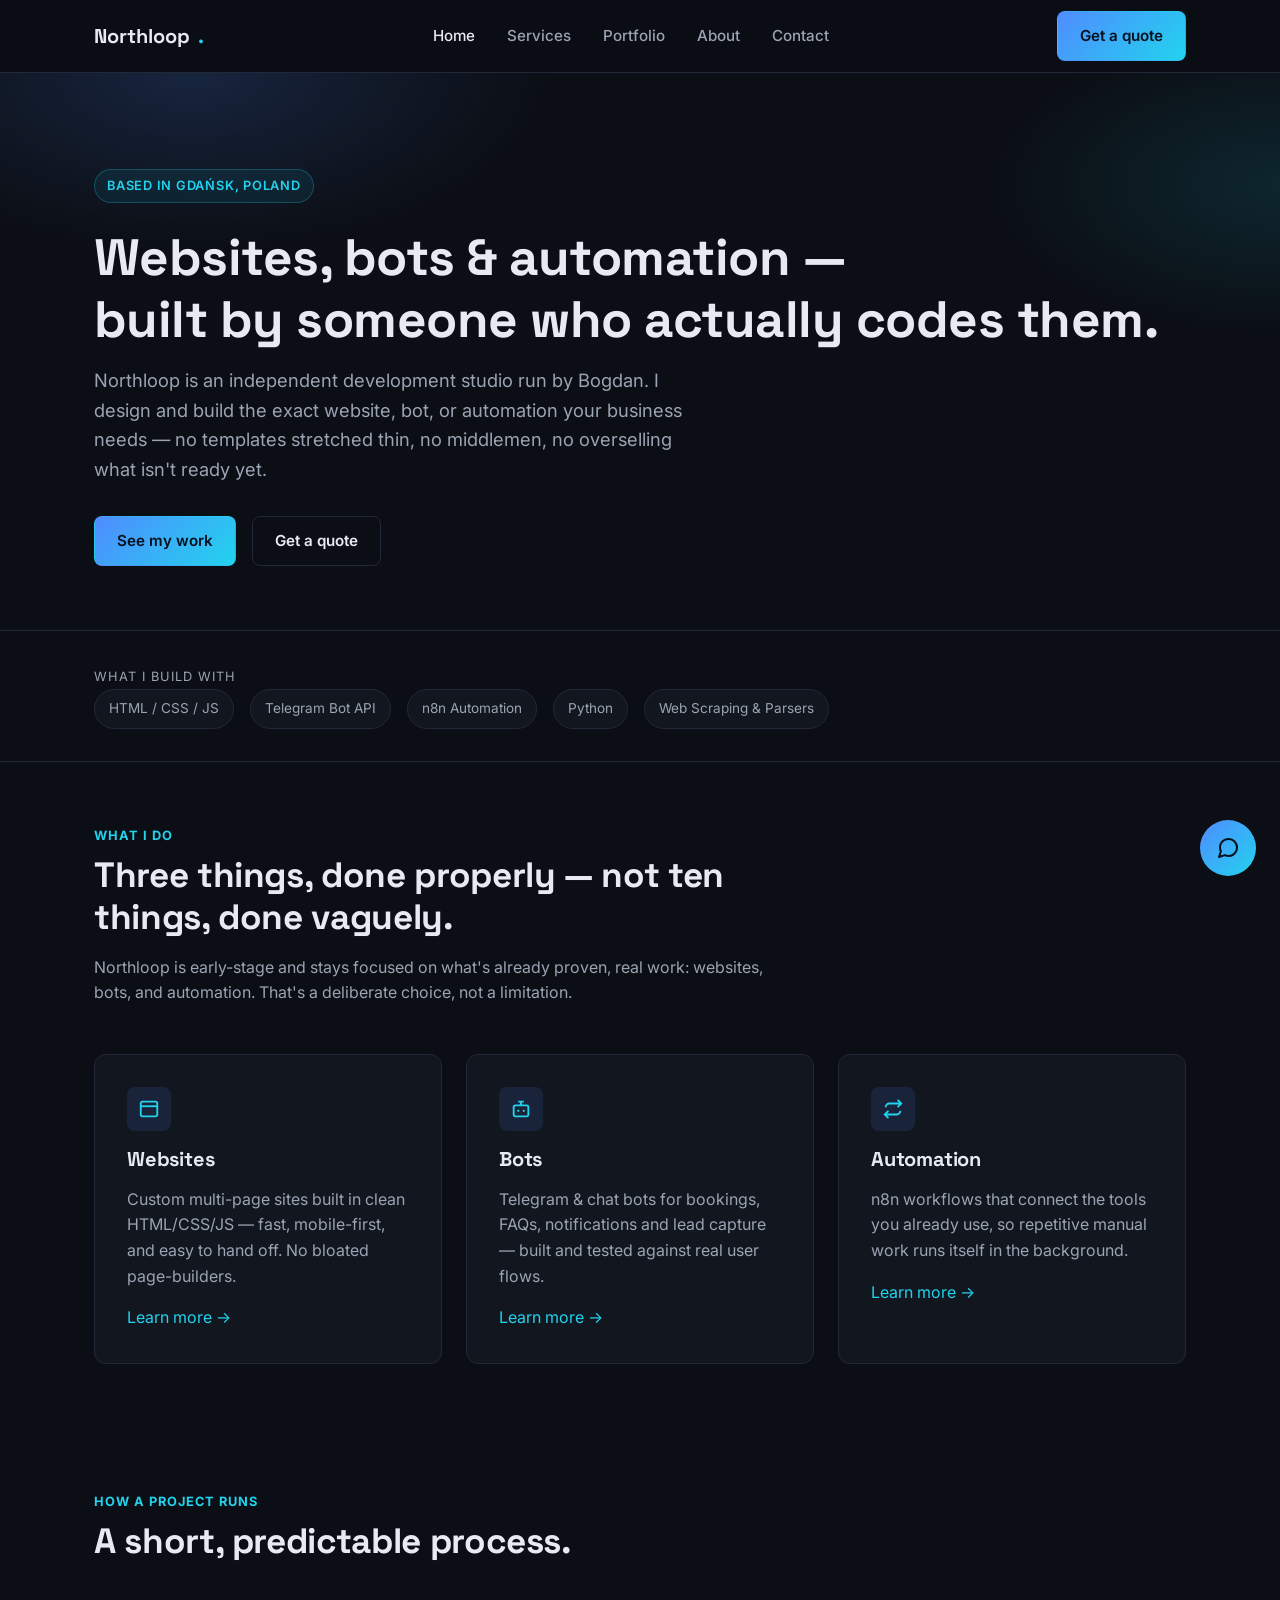
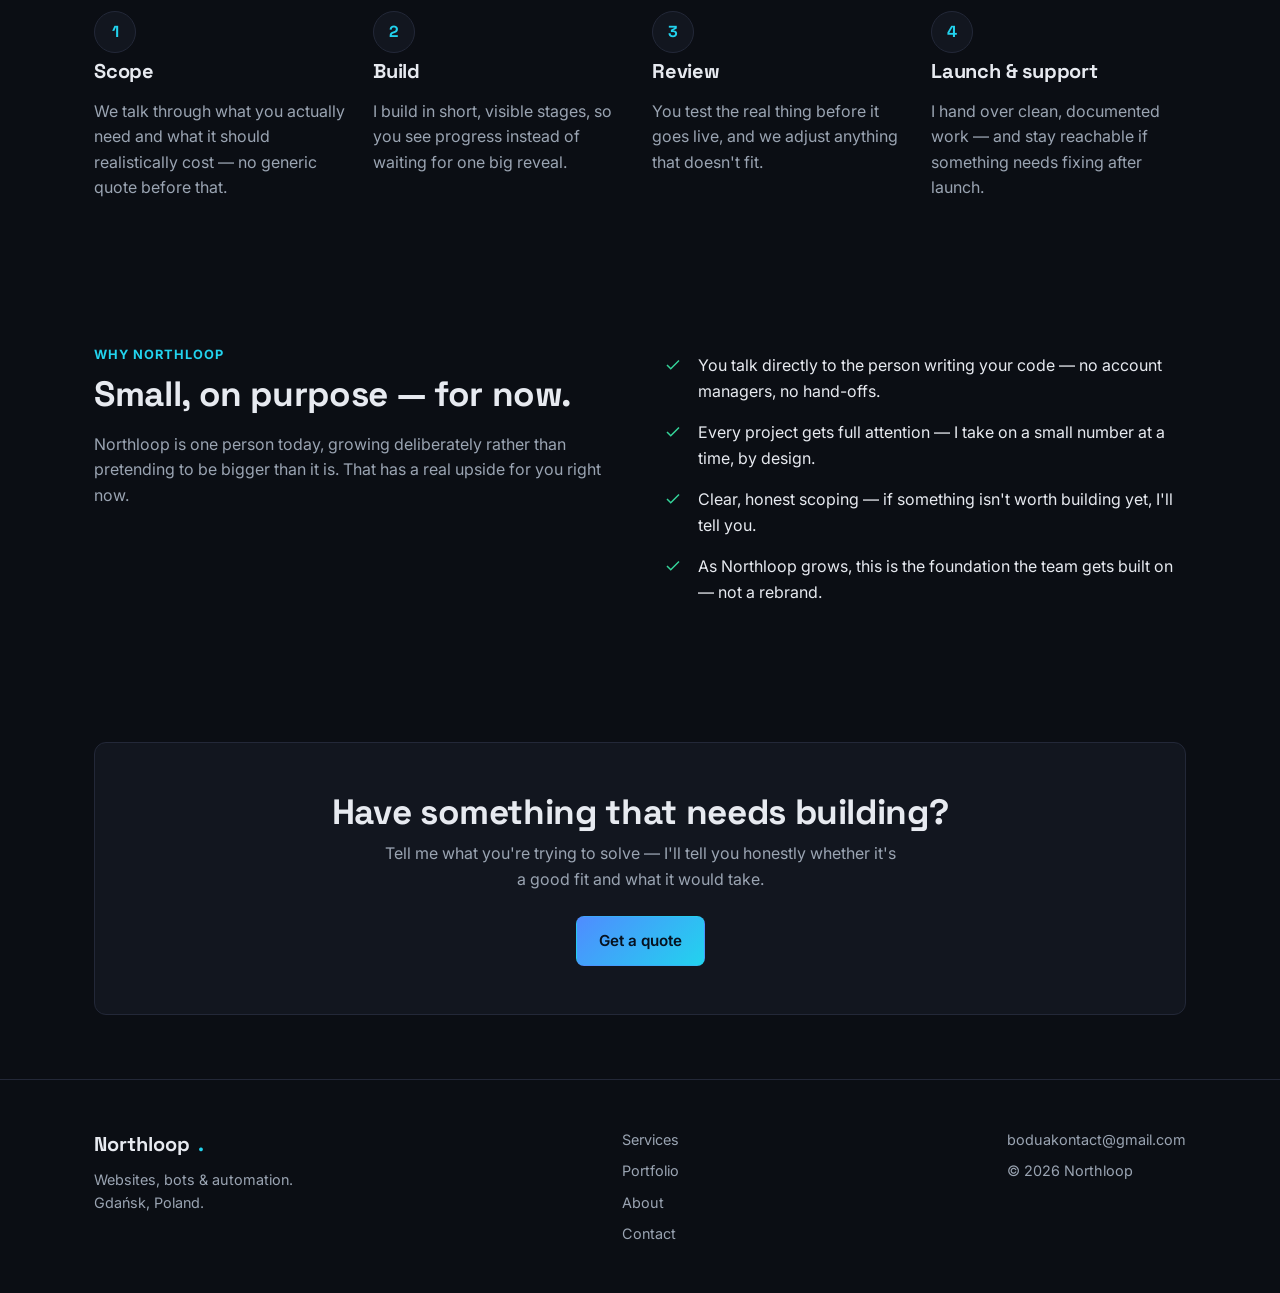
<file: index.html>
<!DOCTYPE html>
<html lang="en">
<head>
  <meta charset="UTF-8">
  <meta name="viewport" content="width=device-width, initial-scale=1.0">
  <title>Northloop — Websites, Bots &amp; Automation</title>
  <meta name="description" content="Northloop builds custom websites, Telegram bots, and workflow automation for small businesses — built and delivered personally by Bogdan, a Gdańsk-based developer.">
  <link rel="icon" type="image/svg+xml" href="img/favicon.svg">
  <link rel="preconnect" href="https://fonts.googleapis.com">
  <link href="https://fonts.googleapis.com/css2?family=Space+Grotesk:wght@500;700&family=Inter:wght@400;500;600;700&display=swap" rel="stylesheet">
  <link rel="stylesheet" href="css/style.css">
</head>
<body>

  <header class="site-header">
    <div class="container nav-row">
      <a href="index.html" class="brand">Northloop<span class="dot">.</span></a>
      <nav class="main-nav" aria-label="Primary">
        <a href="index.html" aria-current="page">Home</a>
        <a href="services.html">Services</a>
        <a href="portfolio.html">Portfolio</a>
        <a href="about.html">About</a>
        <a href="contact.html">Contact</a>
      </nav>
      <a href="contact.html" class="btn btn-primary nav-cta">Get a quote</a>
      <button class="nav-toggle" aria-label="Toggle menu" aria-expanded="false">
        <svg width="20" height="20" viewBox="0 0 24 24" fill="none" stroke="currentColor" stroke-width="2" stroke-linecap="round"><line x1="3" y1="6" x2="21" y2="6"/><line x1="3" y1="12" x2="21" y2="12"/><line x1="3" y1="18" x2="21" y2="18"/></svg>
      </button>
    </div>
    <div class="mobile-menu container">
      <a href="index.html">Home</a>
      <a href="services.html">Services</a>
      <a href="portfolio.html">Portfolio</a>
      <a href="about.html">About</a>
      <a href="contact.html">Contact</a>
    </div>
  </header>

  <main>

    <!-- Hero -->
    <section class="hero">
      <div class="container">
        <span class="eyebrow">Based in Gdańsk, Poland</span>
        <h1>Websites, bots &amp; automation —<br>built by someone who actually codes them.</h1>
        <p class="hero-lede">Northloop is an independent development studio run by Bogdan. I design and build the exact website, bot, or automation your business needs — no templates stretched thin, no middlemen, no overselling what isn't ready yet.</p>
        <div class="hero-actions">
          <a href="portfolio.html" class="btn btn-primary">See my work</a>
          <a href="contact.html" class="btn btn-secondary">Get a quote</a>
        </div>
      </div>
    </section>

    <!-- Stack strip -->
    <section class="stack-strip">
      <div class="container">
        <span class="label">What I build with</span>
        <div class="stack-grid">
          <span class="stack-chip">HTML / CSS / JS</span>
          <span class="stack-chip">Telegram Bot API</span>
          <span class="stack-chip">n8n Automation</span>
          <span class="stack-chip">Python</span>
          <span class="stack-chip">Web Scraping &amp; Parsers</span>
        </div>
      </div>
    </section>

    <!-- Services preview -->
    <section>
      <div class="container">
        <div class="section-head">
          <span class="kicker">What I do</span>
          <h2>Three things, done properly — not ten things, done vaguely.</h2>
          <p>Northloop is early-stage and stays focused on what's already proven, real work: websites, bots, and automation. That's a deliberate choice, not a limitation.</p>
        </div>

        <div class="grid cols-3">
          <div class="card">
            <div class="card-icon">
              <svg width="22" height="22" viewBox="0 0 24 24" fill="none" stroke="currentColor" stroke-width="2"><rect x="3" y="4" width="18" height="16" rx="2"/><line x1="3" y1="9" x2="21" y2="9"/></svg>
            </div>
            <h3>Websites</h3>
            <p>Custom multi-page sites built in clean HTML/CSS/JS — fast, mobile-first, and easy to hand off. No bloated page-builders.</p>
            <a href="services.html#websites">Learn more →</a>
          </div>
          <div class="card">
            <div class="card-icon">
              <svg width="22" height="22" viewBox="0 0 24 24" fill="none" stroke="currentColor" stroke-width="2"><rect x="4" y="8" width="16" height="12" rx="2"/><circle cx="9" cy="14" r="1.2" fill="currentColor" stroke="none"/><circle cx="15" cy="14" r="1.2" fill="currentColor" stroke="none"/><path d="M12 8V4M9 4h6"/></svg>
            </div>
            <h3>Bots</h3>
            <p>Telegram &amp; chat bots for bookings, FAQs, notifications and lead capture — built and tested against real user flows.</p>
            <a href="services.html#bots">Learn more →</a>
          </div>
          <div class="card">
            <div class="card-icon">
              <svg width="22" height="22" viewBox="0 0 24 24" fill="none" stroke="currentColor" stroke-width="2"><path d="M17 2l4 4-4 4M7 22l-4-4 4-4M21 6H8a4 4 0 0 0-4 4M3 18h13a4 4 0 0 0 4-4"/></svg>
            </div>
            <h3>Automation</h3>
            <p>n8n workflows that connect the tools you already use, so repetitive manual work runs itself in the background.</p>
            <a href="services.html#automation">Learn more →</a>
          </div>
        </div>
      </div>
    </section>

    <!-- Process -->
    <section>
      <div class="container">
        <div class="section-head">
          <span class="kicker">How a project runs</span>
          <h2>A short, predictable process.</h2>
        </div>
        <div class="steps">
          <div class="step">
            <h3>Scope</h3>
            <p>We talk through what you actually need and what it should realistically cost — no generic quote before that.</p>
          </div>
          <div class="step">
            <h3>Build</h3>
            <p>I build in short, visible stages, so you see progress instead of waiting for one big reveal.</p>
          </div>
          <div class="step">
            <h3>Review</h3>
            <p>You test the real thing before it goes live, and we adjust anything that doesn't fit.</p>
          </div>
          <div class="step">
            <h3>Launch &amp; support</h3>
            <p>I hand over clean, documented work — and stay reachable if something needs fixing after launch.</p>
          </div>
        </div>
      </div>
    </section>

    <!-- Why work with me -->
    <section>
      <div class="container split">
        <div>
          <span class="kicker">Why Northloop</span>
          <h2>Small, on purpose — for now.</h2>
          <p>Northloop is one person today, growing deliberately rather than pretending to be bigger than it is. That has a real upside for you right now.</p>
        </div>
        <ul class="list-check">
          <li>
            <svg width="18" height="18" viewBox="0 0 24 24" fill="none" stroke="currentColor" stroke-width="2"><path d="M20 6L9 17l-5-5"/></svg>
            <span>You talk directly to the person writing your code — no account managers, no hand-offs.</span>
          </li>
          <li>
            <svg width="18" height="18" viewBox="0 0 24 24" fill="none" stroke="currentColor" stroke-width="2"><path d="M20 6L9 17l-5-5"/></svg>
            <span>Every project gets full attention — I take on a small number at a time, by design.</span>
          </li>
          <li>
            <svg width="18" height="18" viewBox="0 0 24 24" fill="none" stroke="currentColor" stroke-width="2"><path d="M20 6L9 17l-5-5"/></svg>
            <span>Clear, honest scoping — if something isn't worth building yet, I'll tell you.</span>
          </li>
          <li>
            <svg width="18" height="18" viewBox="0 0 24 24" fill="none" stroke="currentColor" stroke-width="2"><path d="M20 6L9 17l-5-5"/></svg>
            <span>As Northloop grows, this is the foundation the team gets built on — not a rebrand.</span>
          </li>
        </ul>
      </div>
    </section>

    <!-- CTA -->
    <section>
      <div class="container">
        <div class="cta-band">
          <h2>Have something that needs building?</h2>
          <p>Tell me what you're trying to solve — I'll tell you honestly whether it's a good fit and what it would take.</p>
          <div class="hero-actions" style="justify-content:center; margin-top: var(--space-4);">
            <a href="contact.html" class="btn btn-primary">Get a quote</a>
          </div>
        </div>
      </div>
    </section>

  </main>

  <footer class="site-footer">
    <div class="container footer-row">
      <div>
        <div class="brand" style="margin-bottom: 8px;">Northloop<span class="dot">.</span></div>
        <p style="margin:0;">Websites, bots &amp; automation.<br>Gdańsk, Poland.</p>
      </div>
      <nav aria-label="Footer">
        <p style="margin:0 0 8px;"><a href="services.html">Services</a></p>
        <p style="margin:0 0 8px;"><a href="portfolio.html">Portfolio</a></p>
        <p style="margin:0 0 8px;"><a href="about.html">About</a></p>
        <p style="margin:0;"><a href="contact.html">Contact</a></p>
      </nav>
      <div>
        <p style="margin:0;">
          <a href="mailto:boduakontact@gmail.com">boduakontact@gmail.com</a>
        </p>
        <p style="margin:8px 0 0;">© <span data-year></span> Northloop</p>
      </div>
    </div>
  </footer>

  <!-- Chat widget (demo — interface only, not wired to a live bot yet) -->
  <div class="chat-widget" id="chatWidget">
    <button class="chat-toggle" id="chatToggle" type="button" aria-expanded="false" aria-controls="chatPanel" aria-label="Open chat">
      <svg class="icon-chat" width="24" height="24" viewBox="0 0 24 24" fill="none" stroke="currentColor" stroke-width="2" stroke-linecap="round" stroke-linejoin="round"><path d="M21 11.5a8.38 8.38 0 0 1-.9 3.8 8.5 8.5 0 0 1-7.6 4.7 8.38 8.38 0 0 1-3.8-.9L3 21l1.9-5.7a8.38 8.38 0 0 1-.9-3.8 8.5 8.5 0 0 1 4.7-7.6 8.38 8.38 0 0 1 3.8-.9h.5a8.48 8.48 0 0 1 8 8v.5z"/></svg>
      <svg class="icon-close" width="22" height="22" viewBox="0 0 24 24" fill="none" stroke="currentColor" stroke-width="2" stroke-linecap="round" stroke-linejoin="round"><line x1="18" y1="6" x2="6" y2="18"/><line x1="6" y1="6" x2="18" y2="18"/></svg>
    </button>

    <div class="chat-panel" id="chatPanel" role="dialog" aria-label="Northloop chat" aria-hidden="true">
      <div class="chat-header">
        <div class="chat-header-info">
          <span class="chat-avatar">N</span>
          <div>
            <p class="chat-title">Northloop Bot</p>
            <span class="tag tag-demo">Demo</span>
          </div>
        </div>
        <button class="chat-close" id="chatClose" type="button" aria-label="Close chat">
          <svg width="18" height="18" viewBox="0 0 24 24" fill="none" stroke="currentColor" stroke-width="2" stroke-linecap="round" stroke-linejoin="round"><line x1="18" y1="6" x2="6" y2="18"/><line x1="6" y1="6" x2="18" y2="18"/></svg>
        </button>
      </div>

      <div class="chat-messages" id="chatMessages" aria-live="polite">
        <div class="chat-msg chat-msg-bot">Hi 👋 This is a preview of a chatbot Northloop could build for your site.</div>
        <div class="chat-msg chat-msg-bot">Try typing something — replies here are pre-written for now, but a real version would connect to your bookings, FAQs, or CRM.</div>
      </div>

      <form class="chat-input-row" id="chatForm">
        <input type="text" id="chatInput" placeholder="Type a message…" autocomplete="off" aria-label="Message">
        <button type="submit" class="chat-send" aria-label="Send message">
          <svg width="18" height="18" viewBox="0 0 24 24" fill="none" stroke="currentColor" stroke-width="2" stroke-linecap="round" stroke-linejoin="round"><line x1="22" y1="2" x2="11" y2="13"/><polygon points="22 2 15 22 11 13 2 9 22 2"/></svg>
        </button>
      </form>
      <p class="chat-note">Demo interface — not connected to a live bot yet.</p>
    </div>
  </div>

  <script src="js/main.js"></script>
</body>
</html>
</file>
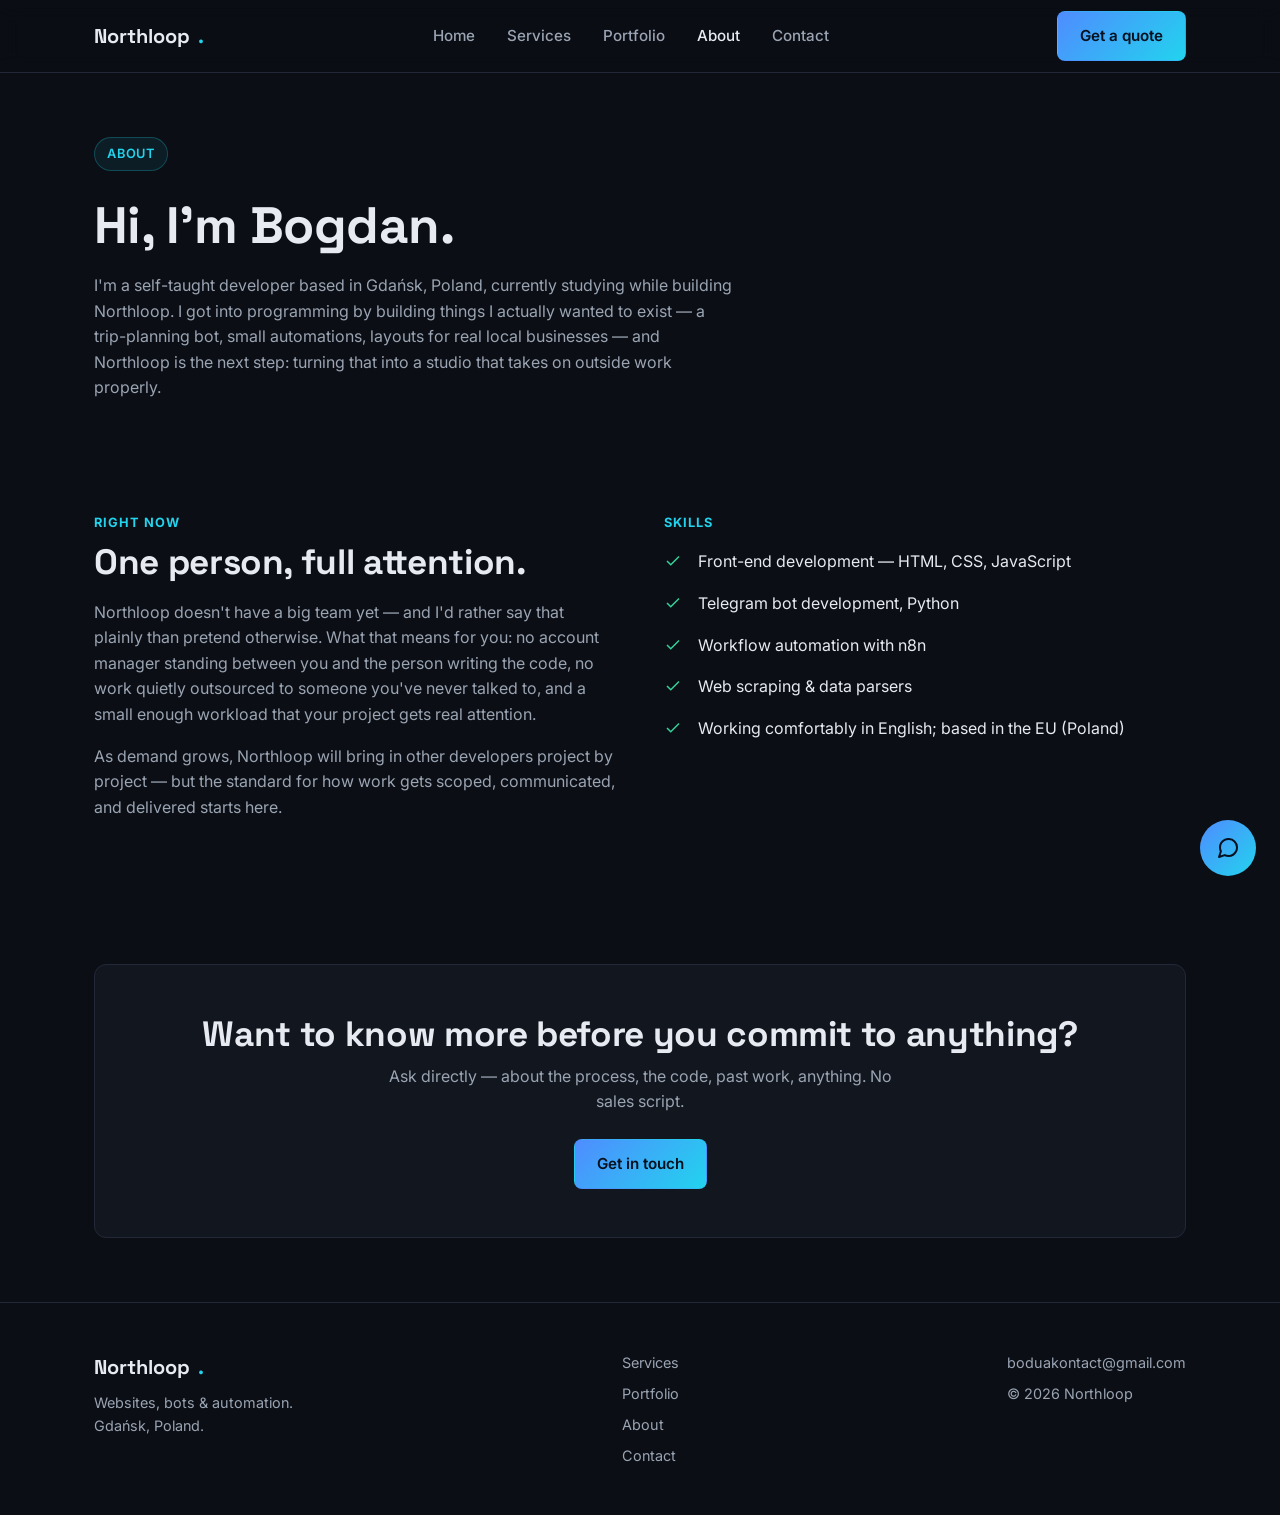
<file: about.html>
<!DOCTYPE html>
<html lang="en">
<head>
  <meta charset="UTF-8">
  <meta name="viewport" content="width=device-width, initial-scale=1.0">
  <title>About — Northloop</title>
  <meta name="description" content="Northloop is run by Bogdan, a self-taught developer based in Gdańsk, Poland, building websites, bots, and automation for real businesses.">
  <link rel="icon" type="image/svg+xml" href="img/favicon.svg">
  <link rel="preconnect" href="https://fonts.googleapis.com">
  <link href="https://fonts.googleapis.com/css2?family=Space+Grotesk:wght@500;700&family=Inter:wght@400;500;600;700&display=swap" rel="stylesheet">
  <link rel="stylesheet" href="css/style.css">
</head>
<body>

  <header class="site-header">
    <div class="container nav-row">
      <a href="index.html" class="brand">Northloop<span class="dot">.</span></a>
      <nav class="main-nav" aria-label="Primary">
        <a href="index.html">Home</a>
        <a href="services.html">Services</a>
        <a href="portfolio.html">Portfolio</a>
        <a href="about.html" aria-current="page">About</a>
        <a href="contact.html">Contact</a>
      </nav>
      <a href="contact.html" class="btn btn-primary nav-cta">Get a quote</a>
      <button class="nav-toggle" aria-label="Toggle menu" aria-expanded="false">
        <svg width="20" height="20" viewBox="0 0 24 24" fill="none" stroke="currentColor" stroke-width="2" stroke-linecap="round"><line x1="3" y1="6" x2="21" y2="6"/><line x1="3" y1="12" x2="21" y2="12"/><line x1="3" y1="18" x2="21" y2="18"/></svg>
      </button>
    </div>
    <div class="mobile-menu container">
      <a href="index.html">Home</a>
      <a href="services.html">Services</a>
      <a href="portfolio.html">Portfolio</a>
      <a href="about.html">About</a>
      <a href="contact.html">Contact</a>
    </div>
  </header>

  <main>

    <section class="page-hero">
      <div class="container">
        <span class="eyebrow">About</span>
        <h1>Hi, I'm Bogdan.</h1>
        <p>I'm a self-taught developer based in Gdańsk, Poland, currently studying while building Northloop. I got into programming by building things I actually wanted to exist — a trip-planning bot, small automations, layouts for real local businesses — and Northloop is the next step: turning that into a studio that takes on outside work properly.</p>
      </div>
    </section>

    <section>
      <div class="container split">
        <div>
          <span class="kicker">Right now</span>
          <h2>One person, full attention.</h2>
          <p>Northloop doesn't have a big team yet — and I'd rather say that plainly than pretend otherwise. What that means for you: no account manager standing between you and the person writing the code, no work quietly outsourced to someone you've never talked to, and a small enough workload that your project gets real attention.</p>
          <p>As demand grows, Northloop will bring in other developers project by project — but the standard for how work gets scoped, communicated, and delivered starts here.</p>
        </div>
        <div>
          <span class="kicker">Skills</span>
          <ul class="list-check">
            <li><svg width="18" height="18" viewBox="0 0 24 24" fill="none" stroke="currentColor" stroke-width="2"><path d="M20 6L9 17l-5-5"/></svg><span>Front-end development — HTML, CSS, JavaScript</span></li>
            <li><svg width="18" height="18" viewBox="0 0 24 24" fill="none" stroke="currentColor" stroke-width="2"><path d="M20 6L9 17l-5-5"/></svg><span>Telegram bot development, Python</span></li>
            <li><svg width="18" height="18" viewBox="0 0 24 24" fill="none" stroke="currentColor" stroke-width="2"><path d="M20 6L9 17l-5-5"/></svg><span>Workflow automation with n8n</span></li>
            <li><svg width="18" height="18" viewBox="0 0 24 24" fill="none" stroke="currentColor" stroke-width="2"><path d="M20 6L9 17l-5-5"/></svg><span>Web scraping &amp; data parsers</span></li>
            <li><svg width="18" height="18" viewBox="0 0 24 24" fill="none" stroke="currentColor" stroke-width="2"><path d="M20 6L9 17l-5-5"/></svg><span>Working comfortably in English; based in the EU (Poland)</span></li>
          </ul>
        </div>
      </div>
    </section>

    <section>
      <div class="container">
        <div class="cta-band">
          <h2>Want to know more before you commit to anything?</h2>
          <p>Ask directly — about the process, the code, past work, anything. No sales script.</p>
          <div class="hero-actions" style="justify-content:center; margin-top: var(--space-4);">
            <a href="contact.html" class="btn btn-primary">Get in touch</a>
          </div>
        </div>
      </div>
    </section>

  </main>

  <footer class="site-footer">
    <div class="container footer-row">
      <div>
        <div class="brand" style="margin-bottom: 8px;">Northloop<span class="dot">.</span></div>
        <p style="margin:0;">Websites, bots &amp; automation.<br>Gdańsk, Poland.</p>
      </div>
      <nav aria-label="Footer">
        <p style="margin:0 0 8px;"><a href="services.html">Services</a></p>
        <p style="margin:0 0 8px;"><a href="portfolio.html">Portfolio</a></p>
        <p style="margin:0 0 8px;"><a href="about.html">About</a></p>
        <p style="margin:0;"><a href="contact.html">Contact</a></p>
      </nav>
      <div>
        <p style="margin:0;"><a href="mailto:boduakontact@gmail.com">boduakontact@gmail.com</a></p>
        <p style="margin:8px 0 0;">© <span data-year></span> Northloop</p>
      </div>
    </div>
  </footer>

  <!-- Chat widget (demo — interface only, not wired to a live bot yet) -->
  <div class="chat-widget" id="chatWidget">
    <button class="chat-toggle" id="chatToggle" type="button" aria-expanded="false" aria-controls="chatPanel" aria-label="Open chat">
      <svg class="icon-chat" width="24" height="24" viewBox="0 0 24 24" fill="none" stroke="currentColor" stroke-width="2" stroke-linecap="round" stroke-linejoin="round"><path d="M21 11.5a8.38 8.38 0 0 1-.9 3.8 8.5 8.5 0 0 1-7.6 4.7 8.38 8.38 0 0 1-3.8-.9L3 21l1.9-5.7a8.38 8.38 0 0 1-.9-3.8 8.5 8.5 0 0 1 4.7-7.6 8.38 8.38 0 0 1 3.8-.9h.5a8.48 8.48 0 0 1 8 8v.5z"/></svg>
      <svg class="icon-close" width="22" height="22" viewBox="0 0 24 24" fill="none" stroke="currentColor" stroke-width="2" stroke-linecap="round" stroke-linejoin="round"><line x1="18" y1="6" x2="6" y2="18"/><line x1="6" y1="6" x2="18" y2="18"/></svg>
    </button>

    <div class="chat-panel" id="chatPanel" role="dialog" aria-label="Northloop chat" aria-hidden="true">
      <div class="chat-header">
        <div class="chat-header-info">
          <span class="chat-avatar">N</span>
          <div>
            <p class="chat-title">Northloop Bot</p>
            <span class="tag tag-demo">Demo</span>
          </div>
        </div>
        <button class="chat-close" id="chatClose" type="button" aria-label="Close chat">
          <svg width="18" height="18" viewBox="0 0 24 24" fill="none" stroke="currentColor" stroke-width="2" stroke-linecap="round" stroke-linejoin="round"><line x1="18" y1="6" x2="6" y2="18"/><line x1="6" y1="6" x2="18" y2="18"/></svg>
        </button>
      </div>

      <div class="chat-messages" id="chatMessages" aria-live="polite">
        <div class="chat-msg chat-msg-bot">Hi 👋 This is a preview of a chatbot Northloop could build for your site.</div>
        <div class="chat-msg chat-msg-bot">Try typing something — replies here are pre-written for now, but a real version would connect to your bookings, FAQs, or CRM.</div>
      </div>

      <form class="chat-input-row" id="chatForm">
        <input type="text" id="chatInput" placeholder="Type a message…" autocomplete="off" aria-label="Message">
        <button type="submit" class="chat-send" aria-label="Send message">
          <svg width="18" height="18" viewBox="0 0 24 24" fill="none" stroke="currentColor" stroke-width="2" stroke-linecap="round" stroke-linejoin="round"><line x1="22" y1="2" x2="11" y2="13"/><polygon points="22 2 15 22 11 13 2 9 22 2"/></svg>
        </button>
      </form>
      <p class="chat-note">Demo interface — not connected to a live bot yet.</p>
    </div>
  </div>

  <script src="js/main.js"></script>
</body>
</html>
</file>
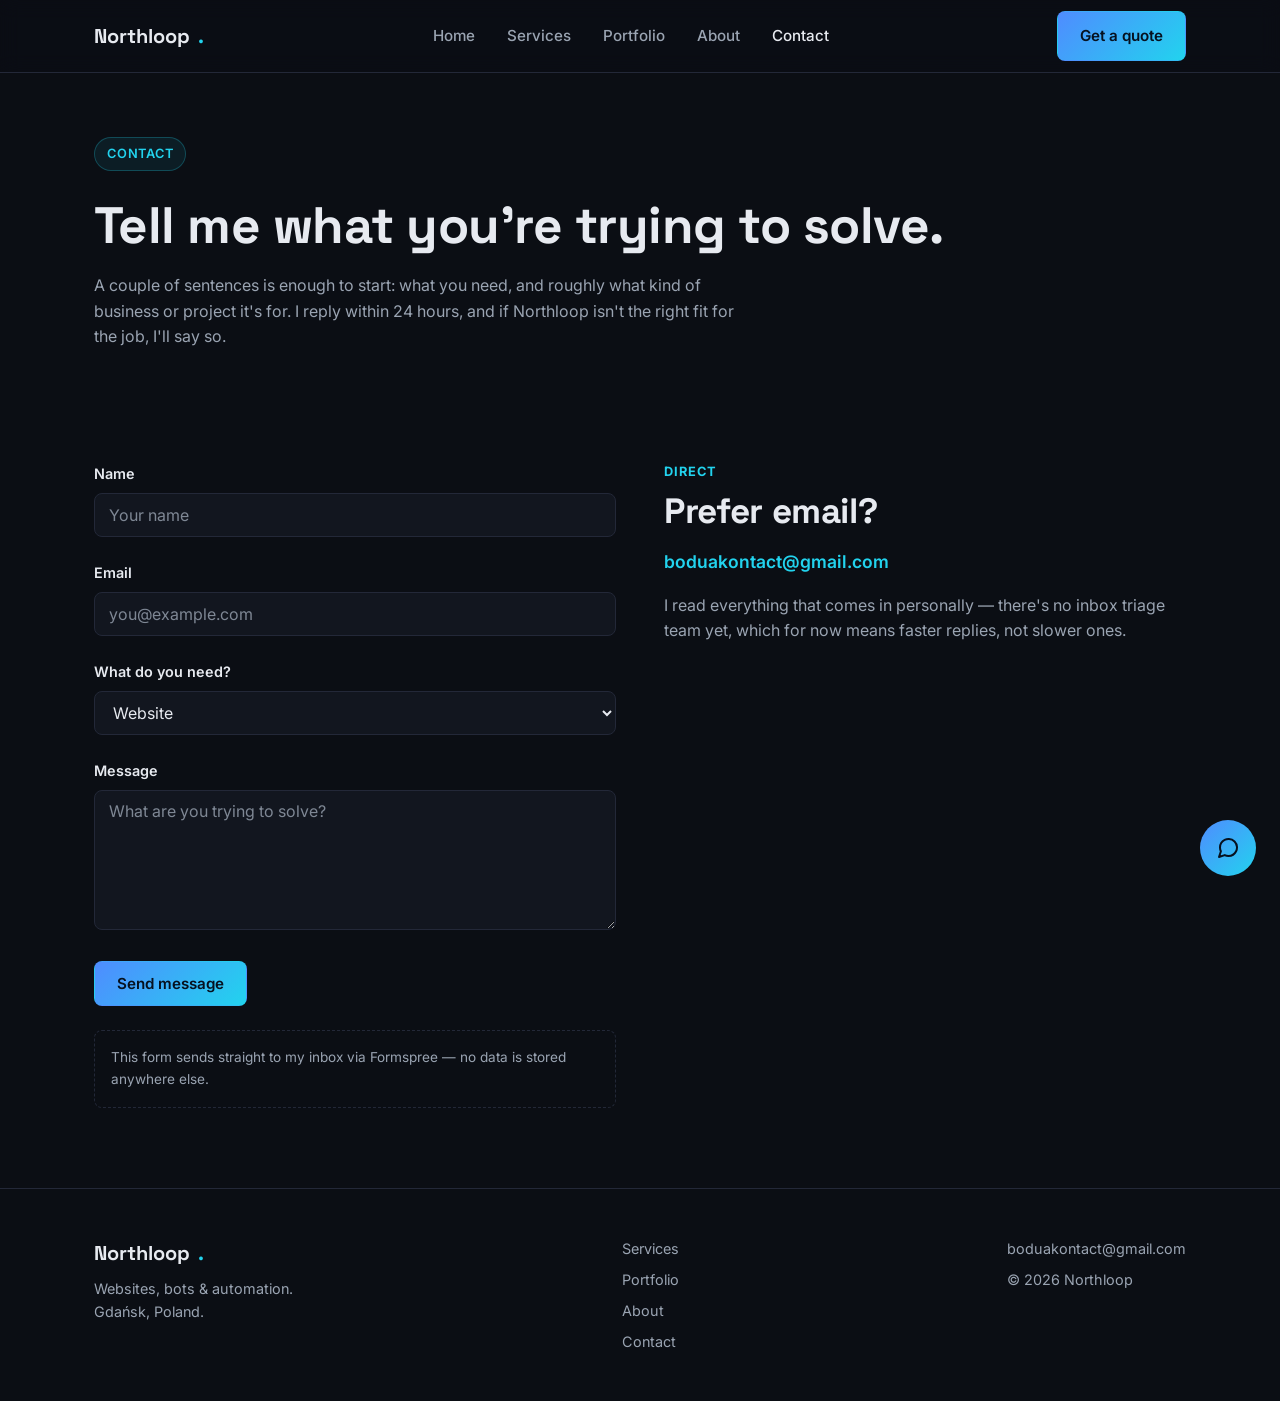
<file: contact.html>
<!DOCTYPE html>
<html lang="en">
<head>
  <meta charset="UTF-8">
  <meta name="viewport" content="width=device-width, initial-scale=1.0">
  <title>Contact — Northloop</title>
  <meta name="description" content="Get in touch with Northloop about a website, bot, or automation project.">
  <link rel="icon" type="image/svg+xml" href="img/favicon.svg">
  <link rel="preconnect" href="https://fonts.googleapis.com">
  <link href="https://fonts.googleapis.com/css2?family=Space+Grotesk:wght@500;700&family=Inter:wght@400;500;600;700&display=swap" rel="stylesheet">
  <link rel="stylesheet" href="css/style.css">
</head>
<body>

  <header class="site-header">
    <div class="container nav-row">
      <a href="index.html" class="brand">Northloop<span class="dot">.</span></a>
      <nav class="main-nav" aria-label="Primary">
        <a href="index.html">Home</a>
        <a href="services.html">Services</a>
        <a href="portfolio.html">Portfolio</a>
        <a href="about.html">About</a>
        <a href="contact.html" aria-current="page">Contact</a>
      </nav>
      <a href="contact.html" class="btn btn-primary nav-cta">Get a quote</a>
      <button class="nav-toggle" aria-label="Toggle menu" aria-expanded="false">
        <svg width="20" height="20" viewBox="0 0 24 24" fill="none" stroke="currentColor" stroke-width="2" stroke-linecap="round"><line x1="3" y1="6" x2="21" y2="6"/><line x1="3" y1="12" x2="21" y2="12"/><line x1="3" y1="18" x2="21" y2="18"/></svg>
      </button>
    </div>
    <div class="mobile-menu container">
      <a href="index.html">Home</a>
      <a href="services.html">Services</a>
      <a href="portfolio.html">Portfolio</a>
      <a href="about.html">About</a>
      <a href="contact.html">Contact</a>
    </div>
  </header>

  <main>

    <section class="page-hero">
      <div class="container">
        <span class="eyebrow">Contact</span>
        <h1>Tell me what you're trying to solve.</h1>
        <p>A couple of sentences is enough to start: what you need, and roughly what kind of business or project it's for. I reply within 24 hours, and if Northloop isn't the right fit for the job, I'll say so.</p>
      </div>
    </section>

    <section>
      <div class="container split">
        <div>
          <form id="contact-form" action="https://formspree.io/f/xgawlprk" method="POST">
            <input type="hidden" name="_subject" value="New message from Northloop site">
            <input type="text" name="_gotcha" style="display:none" tabindex="-1" autocomplete="off">
            <div class="field">
              <label for="name">Name</label>
              <input type="text" id="name" name="name" placeholder="Your name" required>
            </div>
            <div class="field">
              <label for="email">Email</label>
              <input type="email" id="email" name="_replyto" placeholder="you@example.com" required>
            </div>
            <div class="field">
              <label for="project-type">What do you need?</label>
              <select id="project-type" name="project-type">
                <option>Website</option>
                <option>Bot</option>
                <option>Automation (n8n)</option>
                <option>Not sure yet</option>
              </select>
            </div>
            <div class="field">
              <label for="message">Message</label>
              <textarea id="message" name="message" placeholder="What are you trying to solve?" required></textarea>
            </div>
            <button type="submit" class="btn btn-primary">Send message</button>
            <p class="form-note">
              This form sends straight to my inbox via Formspree — no data is stored anywhere else.
            </p>
          </form>
        </div>
        <div>
          <span class="kicker">Direct</span>
          <h2>Prefer email?</h2>
          <p>
            <a href="mailto:boduakontact@gmail.com" style="font-size:1.1rem; font-weight:600;">boduakontact@gmail.com</a>
          </p>
          <p>I read everything that comes in personally — there's no inbox triage team yet, which for now means faster replies, not slower ones.</p>
        </div>
      </div>
    </section>

  </main>

  <footer class="site-footer">
    <div class="container footer-row">
      <div>
        <div class="brand" style="margin-bottom: 8px;">Northloop<span class="dot">.</span></div>
        <p style="margin:0;">Websites, bots &amp; automation.<br>Gdańsk, Poland.</p>
      </div>
      <nav aria-label="Footer">
        <p style="margin:0 0 8px;"><a href="services.html">Services</a></p>
        <p style="margin:0 0 8px;"><a href="portfolio.html">Portfolio</a></p>
        <p style="margin:0 0 8px;"><a href="about.html">About</a></p>
        <p style="margin:0;"><a href="contact.html">Contact</a></p>
      </nav>
      <div>
        <p style="margin:0;"><a href="mailto:boduakontact@gmail.com">boduakontact@gmail.com</a></p>
        <p style="margin:8px 0 0;">© <span data-year></span> Northloop</p>
      </div>
    </div>
  </footer>

  <!-- Chat widget (demo — interface only, not wired to a live bot yet) -->
  <div class="chat-widget" id="chatWidget">
    <button class="chat-toggle" id="chatToggle" type="button" aria-expanded="false" aria-controls="chatPanel" aria-label="Open chat">
      <svg class="icon-chat" width="24" height="24" viewBox="0 0 24 24" fill="none" stroke="currentColor" stroke-width="2" stroke-linecap="round" stroke-linejoin="round"><path d="M21 11.5a8.38 8.38 0 0 1-.9 3.8 8.5 8.5 0 0 1-7.6 4.7 8.38 8.38 0 0 1-3.8-.9L3 21l1.9-5.7a8.38 8.38 0 0 1-.9-3.8 8.5 8.5 0 0 1 4.7-7.6 8.38 8.38 0 0 1 3.8-.9h.5a8.48 8.48 0 0 1 8 8v.5z"/></svg>
      <svg class="icon-close" width="22" height="22" viewBox="0 0 24 24" fill="none" stroke="currentColor" stroke-width="2" stroke-linecap="round" stroke-linejoin="round"><line x1="18" y1="6" x2="6" y2="18"/><line x1="6" y1="6" x2="18" y2="18"/></svg>
    </button>

    <div class="chat-panel" id="chatPanel" role="dialog" aria-label="Northloop chat" aria-hidden="true">
      <div class="chat-header">
        <div class="chat-header-info">
          <span class="chat-avatar">N</span>
          <div>
            <p class="chat-title">Northloop Bot</p>
            <span class="tag tag-demo">Demo</span>
          </div>
        </div>
        <button class="chat-close" id="chatClose" type="button" aria-label="Close chat">
          <svg width="18" height="18" viewBox="0 0 24 24" fill="none" stroke="currentColor" stroke-width="2" stroke-linecap="round" stroke-linejoin="round"><line x1="18" y1="6" x2="6" y2="18"/><line x1="6" y1="6" x2="18" y2="18"/></svg>
        </button>
      </div>

      <div class="chat-messages" id="chatMessages" aria-live="polite">
        <div class="chat-msg chat-msg-bot">Hi 👋 This is a preview of a chatbot Northloop could build for your site.</div>
        <div class="chat-msg chat-msg-bot">Try typing something — replies here are pre-written for now, but a real version would connect to your bookings, FAQs, or CRM.</div>
      </div>

      <form class="chat-input-row" id="chatForm">
        <input type="text" id="chatInput" placeholder="Type a message…" autocomplete="off" aria-label="Message">
        <button type="submit" class="chat-send" aria-label="Send message">
          <svg width="18" height="18" viewBox="0 0 24 24" fill="none" stroke="currentColor" stroke-width="2" stroke-linecap="round" stroke-linejoin="round"><line x1="22" y1="2" x2="11" y2="13"/><polygon points="22 2 15 22 11 13 2 9 22 2"/></svg>
        </button>
      </form>
      <p class="chat-note">Demo interface — not connected to a live bot yet.</p>
    </div>
  </div>

  <script src="js/main.js"></script>
</body>
</html>
</file>
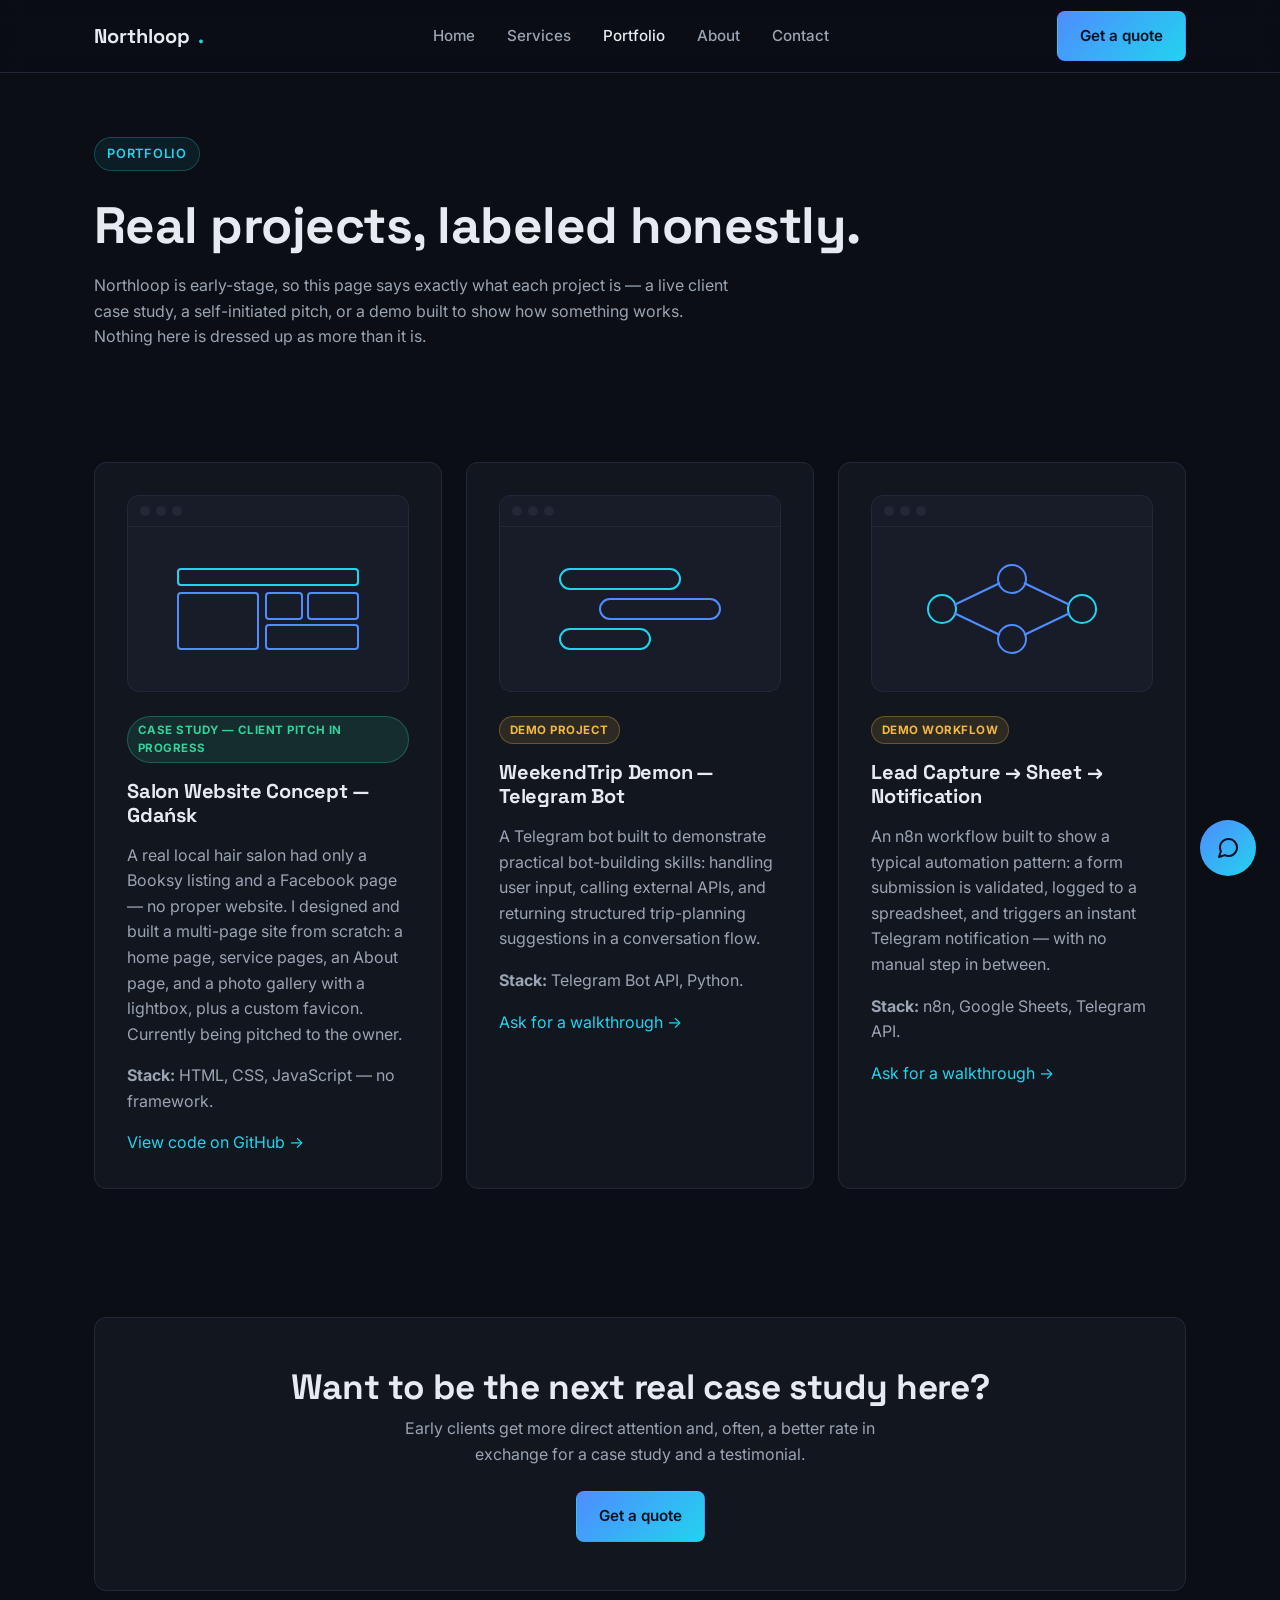
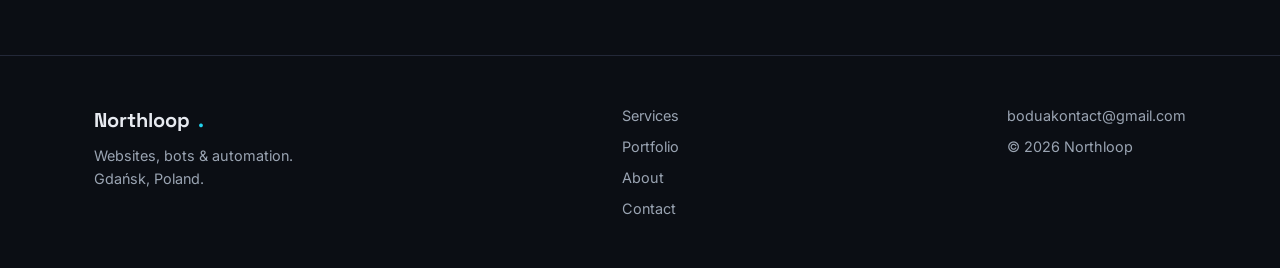
<file: portfolio.html>
<!DOCTYPE html>
<html lang="en">
<head>
  <meta charset="UTF-8">
  <meta name="viewport" content="width=device-width, initial-scale=1.0">
  <title>Portfolio — Northloop</title>
  <meta name="description" content="Real projects and demos: a small-business website concept, a Telegram bot, and an n8n automation workflow.">
  <link rel="icon" type="image/svg+xml" href="img/favicon.svg">
  <link rel="preconnect" href="https://fonts.googleapis.com">
  <link href="https://fonts.googleapis.com/css2?family=Space+Grotesk:wght@500;700&family=Inter:wght@400;500;600;700&display=swap" rel="stylesheet">
  <link rel="stylesheet" href="css/style.css">
</head>
<body>

  <header class="site-header">
    <div class="container nav-row">
      <a href="index.html" class="brand">Northloop<span class="dot">.</span></a>
      <nav class="main-nav" aria-label="Primary">
        <a href="index.html">Home</a>
        <a href="services.html">Services</a>
        <a href="portfolio.html" aria-current="page">Portfolio</a>
        <a href="about.html">About</a>
        <a href="contact.html">Contact</a>
      </nav>
      <a href="contact.html" class="btn btn-primary nav-cta">Get a quote</a>
      <button class="nav-toggle" aria-label="Toggle menu" aria-expanded="false">
        <svg width="20" height="20" viewBox="0 0 24 24" fill="none" stroke="currentColor" stroke-width="2" stroke-linecap="round"><line x1="3" y1="6" x2="21" y2="6"/><line x1="3" y1="12" x2="21" y2="12"/><line x1="3" y1="18" x2="21" y2="18"/></svg>
      </button>
    </div>
    <div class="mobile-menu container">
      <a href="index.html">Home</a>
      <a href="services.html">Services</a>
      <a href="portfolio.html">Portfolio</a>
      <a href="about.html">About</a>
      <a href="contact.html">Contact</a>
    </div>
  </header>

  <main>

    <section class="page-hero">
      <div class="container">
        <span class="eyebrow">Portfolio</span>
        <h1>Real projects, labeled honestly.</h1>
        <p>Northloop is early-stage, so this page says exactly what each project is — a live client case study, a self-initiated pitch, or a demo built to show how something works. Nothing here is dressed up as more than it is.</p>
      </div>
    </section>

    <section>
      <div class="container grid cols-3">

        <!-- Project 1: Salon website -->
        <div class="card">
          <div class="mock-frame">
            <div class="mock-bar"><span></span><span></span><span></span></div>
            <div class="mock-body">
              <svg viewBox="0 0 200 100" fill="none" stroke="#4f8cff" stroke-width="2">
                <rect x="10" y="10" width="180" height="16" rx="3" stroke="#22d3ee"/>
                <rect x="10" y="34" width="80" height="56" rx="3"/>
                <rect x="98" y="34" width="36" height="26" rx="3"/>
                <rect x="140" y="34" width="50" height="26" rx="3"/>
                <rect x="98" y="66" width="92" height="24" rx="3"/>
              </svg>
            </div>
          </div>
          <span class="tag">Case study — client pitch in progress</span>
          <h3 style="margin-top: var(--space-3);">Salon Website Concept — Gdańsk</h3>
          <p>A real local hair salon had only a Booksy listing and a Facebook page — no proper website. I designed and built a multi-page site from scratch: a home page, service pages, an About page, and a photo gallery with a lightbox, plus a custom favicon. Currently being pitched to the owner.</p>
          <p><strong>Stack:</strong> HTML, CSS, JavaScript — no framework.</p>
          <a href="https://github.com/BogdanFomin-2612/HairSalonGdanskPage" target="_blank" rel="noopener">View code on GitHub →</a>
        </div>

        <!-- Project 2: Bot -->
        <div class="card">
          <div class="mock-frame">
            <div class="mock-bar"><span></span><span></span><span></span></div>
            <div class="mock-body">
              <svg viewBox="0 0 200 100" fill="none" stroke="#4f8cff" stroke-width="2">
                <rect x="20" y="10" width="120" height="20" rx="10" stroke="#22d3ee"/>
                <rect x="60" y="40" width="120" height="20" rx="10"/>
                <rect x="20" y="70" width="90" height="20" rx="10" stroke="#22d3ee"/>
              </svg>
            </div>
          </div>
          <span class="tag tag-demo">Demo project</span>
          <h3 style="margin-top: var(--space-3);">WeekendTrip Demon — Telegram Bot</h3>
          <p>A Telegram bot built to demonstrate practical bot-building skills: handling user input, calling external APIs, and returning structured trip-planning suggestions in a conversation flow.</p>
          <p><strong>Stack:</strong> Telegram Bot API, Python.</p>
          <a href="contact.html">Ask for a walkthrough →</a>
        </div>

        <!-- Project 3: Automation -->
        <div class="card">
          <div class="mock-frame">
            <div class="mock-bar"><span></span><span></span><span></span></div>
            <div class="mock-body">
              <svg viewBox="0 0 200 100" fill="none" stroke="#4f8cff" stroke-width="2">
                <circle cx="30" cy="50" r="14" stroke="#22d3ee"/>
                <circle cx="100" cy="20" r="14"/>
                <circle cx="100" cy="80" r="14"/>
                <circle cx="170" cy="50" r="14" stroke="#22d3ee"/>
                <path d="M42 46 L88 24 M42 54 L88 76 M112 24 L158 46 M112 76 L158 54"/>
              </svg>
            </div>
          </div>
          <span class="tag tag-demo">Demo workflow</span>
          <h3 style="margin-top: var(--space-3);">Lead Capture → Sheet → Notification</h3>
          <p>An n8n workflow built to show a typical automation pattern: a form submission is validated, logged to a spreadsheet, and triggers an instant Telegram notification — with no manual step in between.</p>
          <p><strong>Stack:</strong> n8n, Google Sheets, Telegram API.</p>
          <a href="contact.html">Ask for a walkthrough →</a>
        </div>

      </div>
    </section>

    <section>
      <div class="container">
        <div class="cta-band">
          <h2>Want to be the next real case study here?</h2>
          <p>Early clients get more direct attention and, often, a better rate in exchange for a case study and a testimonial.</p>
          <div class="hero-actions" style="justify-content:center; margin-top: var(--space-4);">
            <a href="contact.html" class="btn btn-primary">Get a quote</a>
          </div>
        </div>
      </div>
    </section>

  </main>

  <footer class="site-footer">
    <div class="container footer-row">
      <div>
        <div class="brand" style="margin-bottom: 8px;">Northloop<span class="dot">.</span></div>
        <p style="margin:0;">Websites, bots &amp; automation.<br>Gdańsk, Poland.</p>
      </div>
      <nav aria-label="Footer">
        <p style="margin:0 0 8px;"><a href="services.html">Services</a></p>
        <p style="margin:0 0 8px;"><a href="portfolio.html">Portfolio</a></p>
        <p style="margin:0 0 8px;"><a href="about.html">About</a></p>
        <p style="margin:0;"><a href="contact.html">Contact</a></p>
      </nav>
      <div>
        <p style="margin:0;"><a href="mailto:boduakontact@gmail.com">boduakontact@gmail.com</a></p>
        <p style="margin:8px 0 0;">© <span data-year></span> Northloop</p>
      </div>
    </div>
  </footer>

  <!-- Chat widget (demo — interface only, not wired to a live bot yet) -->
  <div class="chat-widget" id="chatWidget">
    <button class="chat-toggle" id="chatToggle" type="button" aria-expanded="false" aria-controls="chatPanel" aria-label="Open chat">
      <svg class="icon-chat" width="24" height="24" viewBox="0 0 24 24" fill="none" stroke="currentColor" stroke-width="2" stroke-linecap="round" stroke-linejoin="round"><path d="M21 11.5a8.38 8.38 0 0 1-.9 3.8 8.5 8.5 0 0 1-7.6 4.7 8.38 8.38 0 0 1-3.8-.9L3 21l1.9-5.7a8.38 8.38 0 0 1-.9-3.8 8.5 8.5 0 0 1 4.7-7.6 8.38 8.38 0 0 1 3.8-.9h.5a8.48 8.48 0 0 1 8 8v.5z"/></svg>
      <svg class="icon-close" width="22" height="22" viewBox="0 0 24 24" fill="none" stroke="currentColor" stroke-width="2" stroke-linecap="round" stroke-linejoin="round"><line x1="18" y1="6" x2="6" y2="18"/><line x1="6" y1="6" x2="18" y2="18"/></svg>
    </button>

    <div class="chat-panel" id="chatPanel" role="dialog" aria-label="Northloop chat" aria-hidden="true">
      <div class="chat-header">
        <div class="chat-header-info">
          <span class="chat-avatar">N</span>
          <div>
            <p class="chat-title">Northloop Bot</p>
            <span class="tag tag-demo">Demo</span>
          </div>
        </div>
        <button class="chat-close" id="chatClose" type="button" aria-label="Close chat">
          <svg width="18" height="18" viewBox="0 0 24 24" fill="none" stroke="currentColor" stroke-width="2" stroke-linecap="round" stroke-linejoin="round"><line x1="18" y1="6" x2="6" y2="18"/><line x1="6" y1="6" x2="18" y2="18"/></svg>
        </button>
      </div>

      <div class="chat-messages" id="chatMessages" aria-live="polite">
        <div class="chat-msg chat-msg-bot">Hi 👋 This is a preview of a chatbot Northloop could build for your site.</div>
        <div class="chat-msg chat-msg-bot">Try typing something — replies here are pre-written for now, but a real version would connect to your bookings, FAQs, or CRM.</div>
      </div>

      <form class="chat-input-row" id="chatForm">
        <input type="text" id="chatInput" placeholder="Type a message…" autocomplete="off" aria-label="Message">
        <button type="submit" class="chat-send" aria-label="Send message">
          <svg width="18" height="18" viewBox="0 0 24 24" fill="none" stroke="currentColor" stroke-width="2" stroke-linecap="round" stroke-linejoin="round"><line x1="22" y1="2" x2="11" y2="13"/><polygon points="22 2 15 22 11 13 2 9 22 2"/></svg>
        </button>
      </form>
      <p class="chat-note">Demo interface — not connected to a live bot yet.</p>
    </div>
  </div>

  <script src="js/main.js"></script>
</body>
</html>
</file>
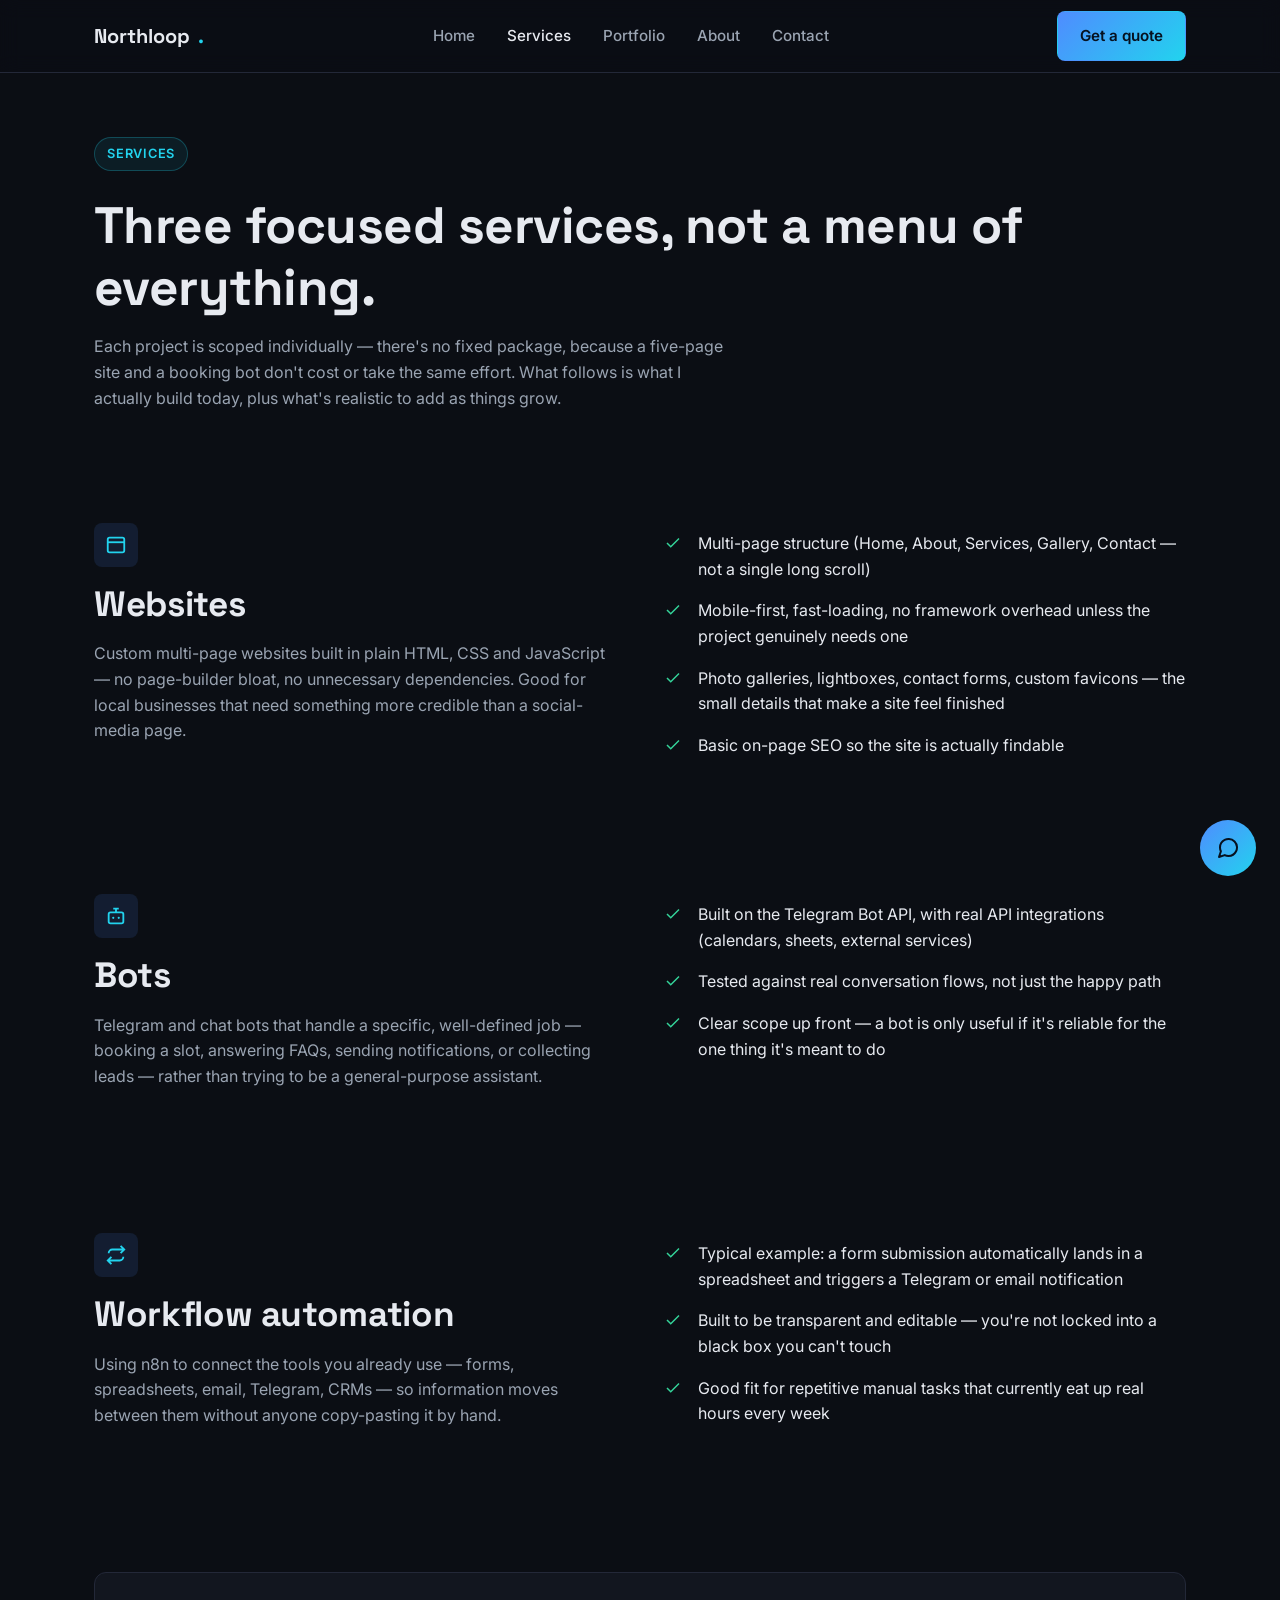
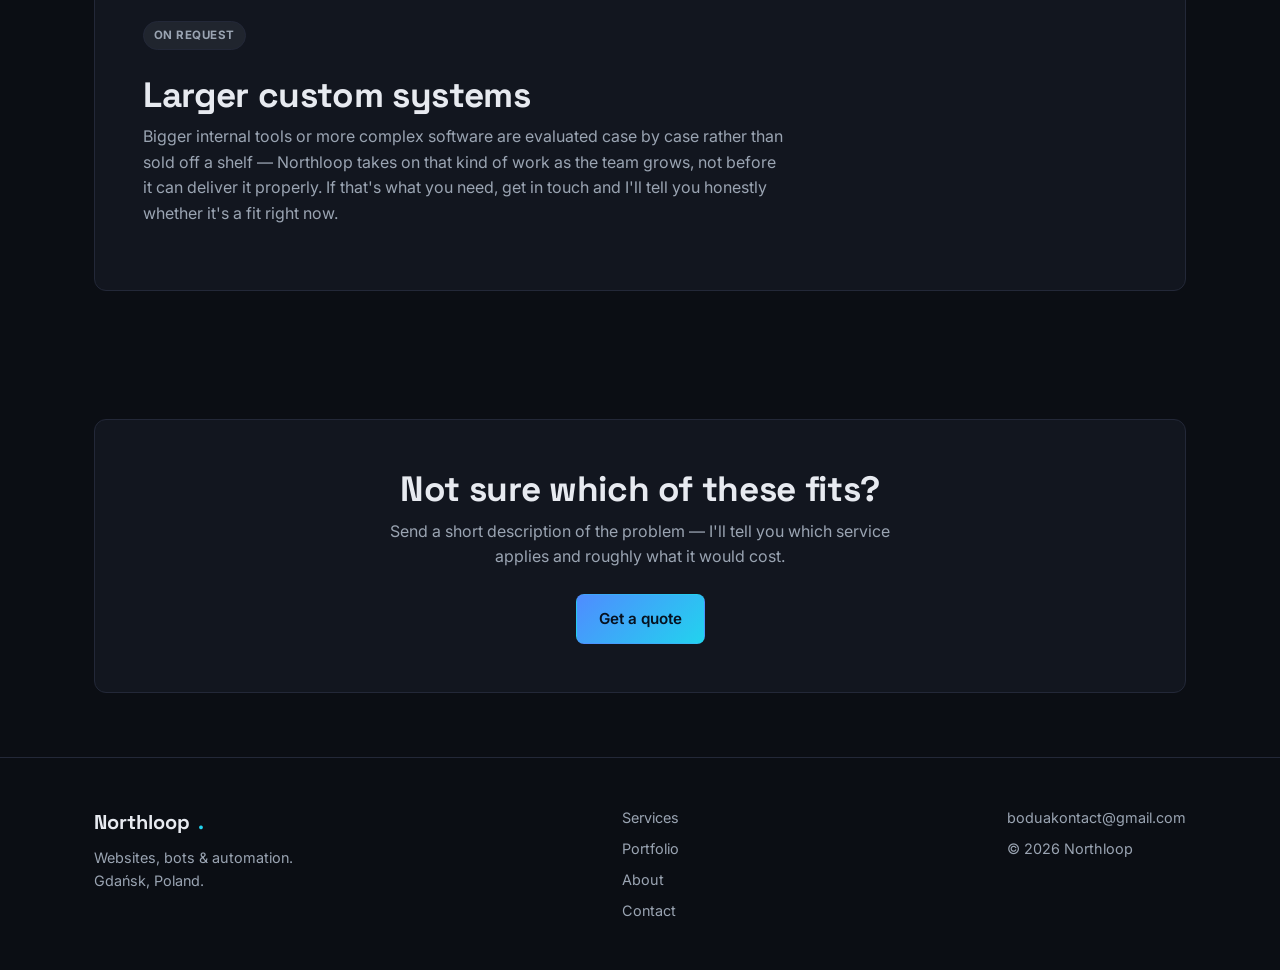
<file: services.html>
<!DOCTYPE html>
<html lang="en">
<head>
  <meta charset="UTF-8">
  <meta name="viewport" content="width=device-width, initial-scale=1.0">
  <title>Services — Northloop</title>
  <meta name="description" content="Custom websites, Telegram bots, and n8n workflow automation — scoped and built individually by Northloop.">
  <link rel="icon" type="image/svg+xml" href="img/favicon.svg">
  <link rel="preconnect" href="https://fonts.googleapis.com">
  <link href="https://fonts.googleapis.com/css2?family=Space+Grotesk:wght@500;700&family=Inter:wght@400;500;600;700&display=swap" rel="stylesheet">
  <link rel="stylesheet" href="css/style.css">
</head>
<body>

  <header class="site-header">
    <div class="container nav-row">
      <a href="index.html" class="brand">Northloop<span class="dot">.</span></a>
      <nav class="main-nav" aria-label="Primary">
        <a href="index.html">Home</a>
        <a href="services.html" aria-current="page">Services</a>
        <a href="portfolio.html">Portfolio</a>
        <a href="about.html">About</a>
        <a href="contact.html">Contact</a>
      </nav>
      <a href="contact.html" class="btn btn-primary nav-cta">Get a quote</a>
      <button class="nav-toggle" aria-label="Toggle menu" aria-expanded="false">
        <svg width="20" height="20" viewBox="0 0 24 24" fill="none" stroke="currentColor" stroke-width="2" stroke-linecap="round"><line x1="3" y1="6" x2="21" y2="6"/><line x1="3" y1="12" x2="21" y2="12"/><line x1="3" y1="18" x2="21" y2="18"/></svg>
      </button>
    </div>
    <div class="mobile-menu container">
      <a href="index.html">Home</a>
      <a href="services.html">Services</a>
      <a href="portfolio.html">Portfolio</a>
      <a href="about.html">About</a>
      <a href="contact.html">Contact</a>
    </div>
  </header>

  <main>

    <section class="page-hero">
      <div class="container">
        <span class="eyebrow">Services</span>
        <h1>Three focused services, not a menu of everything.</h1>
        <p>Each project is scoped individually — there's no fixed package, because a five-page site and a booking bot don't cost or take the same effort. What follows is what I actually build today, plus what's realistic to add as things grow.</p>
      </div>
    </section>

    <!-- Websites -->
    <section id="websites">
      <div class="container split">
        <div>
          <div class="card-icon"><svg width="22" height="22" viewBox="0 0 24 24" fill="none" stroke="currentColor" stroke-width="2"><rect x="3" y="4" width="18" height="16" rx="2"/><line x1="3" y1="9" x2="21" y2="9"/></svg></div>
          <h2>Websites</h2>
          <p>Custom multi-page websites built in plain HTML, CSS and JavaScript — no page-builder bloat, no unnecessary dependencies. Good for local businesses that need something more credible than a social-media page.</p>
        </div>
        <ul class="list-check">
          <li><svg width="18" height="18" viewBox="0 0 24 24" fill="none" stroke="currentColor" stroke-width="2"><path d="M20 6L9 17l-5-5"/></svg><span>Multi-page structure (Home, About, Services, Gallery, Contact — not a single long scroll)</span></li>
          <li><svg width="18" height="18" viewBox="0 0 24 24" fill="none" stroke="currentColor" stroke-width="2"><path d="M20 6L9 17l-5-5"/></svg><span>Mobile-first, fast-loading, no framework overhead unless the project genuinely needs one</span></li>
          <li><svg width="18" height="18" viewBox="0 0 24 24" fill="none" stroke="currentColor" stroke-width="2"><path d="M20 6L9 17l-5-5"/></svg><span>Photo galleries, lightboxes, contact forms, custom favicons — the small details that make a site feel finished</span></li>
          <li><svg width="18" height="18" viewBox="0 0 24 24" fill="none" stroke="currentColor" stroke-width="2"><path d="M20 6L9 17l-5-5"/></svg><span>Basic on-page SEO so the site is actually findable</span></li>
        </ul>
      </div>
    </section>

    <!-- Bots -->
    <section id="bots">
      <div class="container split">
        <div>
          <div class="card-icon"><svg width="22" height="22" viewBox="0 0 24 24" fill="none" stroke="currentColor" stroke-width="2"><rect x="4" y="8" width="16" height="12" rx="2"/><circle cx="9" cy="14" r="1.2" fill="currentColor" stroke="none"/><circle cx="15" cy="14" r="1.2" fill="currentColor" stroke="none"/><path d="M12 8V4M9 4h6"/></svg></div>
          <h2>Bots</h2>
          <p>Telegram and chat bots that handle a specific, well-defined job — booking a slot, answering FAQs, sending notifications, or collecting leads — rather than trying to be a general-purpose assistant.</p>
        </div>
        <ul class="list-check">
          <li><svg width="18" height="18" viewBox="0 0 24 24" fill="none" stroke="currentColor" stroke-width="2"><path d="M20 6L9 17l-5-5"/></svg><span>Built on the Telegram Bot API, with real API integrations (calendars, sheets, external services)</span></li>
          <li><svg width="18" height="18" viewBox="0 0 24 24" fill="none" stroke="currentColor" stroke-width="2"><path d="M20 6L9 17l-5-5"/></svg><span>Tested against real conversation flows, not just the happy path</span></li>
          <li><svg width="18" height="18" viewBox="0 0 24 24" fill="none" stroke="currentColor" stroke-width="2"><path d="M20 6L9 17l-5-5"/></svg><span>Clear scope up front — a bot is only useful if it's reliable for the one thing it's meant to do</span></li>
        </ul>
      </div>
    </section>

    <!-- Automation -->
    <section id="automation">
      <div class="container split">
        <div>
          <div class="card-icon"><svg width="22" height="22" viewBox="0 0 24 24" fill="none" stroke="currentColor" stroke-width="2"><path d="M17 2l4 4-4 4M7 22l-4-4 4-4M21 6H8a4 4 0 0 0-4 4M3 18h13a4 4 0 0 0 4-4"/></svg></div>
          <h2>Workflow automation</h2>
          <p>Using n8n to connect the tools you already use — forms, spreadsheets, email, Telegram, CRMs — so information moves between them without anyone copy-pasting it by hand.</p>
        </div>
        <ul class="list-check">
          <li><svg width="18" height="18" viewBox="0 0 24 24" fill="none" stroke="currentColor" stroke-width="2"><path d="M20 6L9 17l-5-5"/></svg><span>Typical example: a form submission automatically lands in a spreadsheet and triggers a Telegram or email notification</span></li>
          <li><svg width="18" height="18" viewBox="0 0 24 24" fill="none" stroke="currentColor" stroke-width="2"><path d="M20 6L9 17l-5-5"/></svg><span>Built to be transparent and editable — you're not locked into a black box you can't touch</span></li>
          <li><svg width="18" height="18" viewBox="0 0 24 24" fill="none" stroke="currentColor" stroke-width="2"><path d="M20 6L9 17l-5-5"/></svg><span>Good fit for repetitive manual tasks that currently eat up real hours every week</span></li>
        </ul>
      </div>
    </section>

    <!-- Also available -->
    <section>
      <div class="container">
        <div class="cta-band" style="text-align:left;">
          <span class="tag tag-muted" style="margin-bottom: var(--space-3);">On request</span>
          <h2 style="margin-top: var(--space-2);">Larger custom systems</h2>
          <p style="margin-inline:0; max-width: 640px;">Bigger internal tools or more complex software are evaluated case by case rather than sold off a shelf — Northloop takes on that kind of work as the team grows, not before it can deliver it properly. If that's what you need, get in touch and I'll tell you honestly whether it's a fit right now.</p>
        </div>
      </div>
    </section>

    <section>
      <div class="container">
        <div class="cta-band">
          <h2>Not sure which of these fits?</h2>
          <p>Send a short description of the problem — I'll tell you which service applies and roughly what it would cost.</p>
          <div class="hero-actions" style="justify-content:center; margin-top: var(--space-4);">
            <a href="contact.html" class="btn btn-primary">Get a quote</a>
          </div>
        </div>
      </div>
    </section>

  </main>

  <footer class="site-footer">
    <div class="container footer-row">
      <div>
        <div class="brand" style="margin-bottom: 8px;">Northloop<span class="dot">.</span></div>
        <p style="margin:0;">Websites, bots &amp; automation.<br>Gdańsk, Poland.</p>
      </div>
      <nav aria-label="Footer">
        <p style="margin:0 0 8px;"><a href="services.html">Services</a></p>
        <p style="margin:0 0 8px;"><a href="portfolio.html">Portfolio</a></p>
        <p style="margin:0 0 8px;"><a href="about.html">About</a></p>
        <p style="margin:0;"><a href="contact.html">Contact</a></p>
      </nav>
      <div>
        <p style="margin:0;"><a href="mailto:boduakontact@gmail.com">boduakontact@gmail.com</a></p>
        <p style="margin:8px 0 0;">© <span data-year></span> Northloop</p>
      </div>
    </div>
  </footer>

  <!-- Chat widget (demo — interface only, not wired to a live bot yet) -->
  <div class="chat-widget" id="chatWidget">
    <button class="chat-toggle" id="chatToggle" type="button" aria-expanded="false" aria-controls="chatPanel" aria-label="Open chat">
      <svg class="icon-chat" width="24" height="24" viewBox="0 0 24 24" fill="none" stroke="currentColor" stroke-width="2" stroke-linecap="round" stroke-linejoin="round"><path d="M21 11.5a8.38 8.38 0 0 1-.9 3.8 8.5 8.5 0 0 1-7.6 4.7 8.38 8.38 0 0 1-3.8-.9L3 21l1.9-5.7a8.38 8.38 0 0 1-.9-3.8 8.5 8.5 0 0 1 4.7-7.6 8.38 8.38 0 0 1 3.8-.9h.5a8.48 8.48 0 0 1 8 8v.5z"/></svg>
      <svg class="icon-close" width="22" height="22" viewBox="0 0 24 24" fill="none" stroke="currentColor" stroke-width="2" stroke-linecap="round" stroke-linejoin="round"><line x1="18" y1="6" x2="6" y2="18"/><line x1="6" y1="6" x2="18" y2="18"/></svg>
    </button>

    <div class="chat-panel" id="chatPanel" role="dialog" aria-label="Northloop chat" aria-hidden="true">
      <div class="chat-header">
        <div class="chat-header-info">
          <span class="chat-avatar">N</span>
          <div>
            <p class="chat-title">Northloop Bot</p>
            <span class="tag tag-demo">Demo</span>
          </div>
        </div>
        <button class="chat-close" id="chatClose" type="button" aria-label="Close chat">
          <svg width="18" height="18" viewBox="0 0 24 24" fill="none" stroke="currentColor" stroke-width="2" stroke-linecap="round" stroke-linejoin="round"><line x1="18" y1="6" x2="6" y2="18"/><line x1="6" y1="6" x2="18" y2="18"/></svg>
        </button>
      </div>

      <div class="chat-messages" id="chatMessages" aria-live="polite">
        <div class="chat-msg chat-msg-bot">Hi 👋 This is a preview of a chatbot Northloop could build for your site.</div>
        <div class="chat-msg chat-msg-bot">Try typing something — replies here are pre-written for now, but a real version would connect to your bookings, FAQs, or CRM.</div>
      </div>

      <form class="chat-input-row" id="chatForm">
        <input type="text" id="chatInput" placeholder="Type a message…" autocomplete="off" aria-label="Message">
        <button type="submit" class="chat-send" aria-label="Send message">
          <svg width="18" height="18" viewBox="0 0 24 24" fill="none" stroke="currentColor" stroke-width="2" stroke-linecap="round" stroke-linejoin="round"><line x1="22" y1="2" x2="11" y2="13"/><polygon points="22 2 15 22 11 13 2 9 22 2"/></svg>
        </button>
      </form>
      <p class="chat-note">Demo interface — not connected to a live bot yet.</p>
    </div>
  </div>

  <script src="js/main.js"></script>
</body>
</html>
</file>
<file: css/style.css>
/* ==========================================================================
   Northloop — design tokens & base styles
   Dark, tech-forward, minimal. Mobile-first. WCAG AA contrast targets.
   ========================================================================== */

:root {
  /* Color tokens */
  --bg: #0b0e14;
  --bg-elevated: #12161f;
  --bg-elevated-2: #171c28;
  --border: #232838;
  --text: #e7eaf0;
  --text-muted: #9aa4b2;
  --accent: #4f8cff;
  --accent-2: #22d3ee;
  --accent-contrast: #06111f;
  --success: #34d399;
  --warning: #f5b942;

  /* Typography */
  --font-heading: "Space Grotesk", "Segoe UI", system-ui, sans-serif;
  --font-body: "Inter", "Segoe UI", system-ui, sans-serif;
  --fs-base: 16px;
  --lh-base: 1.6;

  /* Spacing scale (standard density) */
  --space-1: 4px;
  --space-2: 8px;
  --space-3: 16px;
  --space-4: 24px;
  --space-5: 32px;
  --space-6: 48px;
  --space-7: 64px;
  --space-8: 96px;

  /* Layout */
  --content-max: 1140px;
  --radius: 12px;
  --radius-sm: 8px;

  /* Motion */
  --ease: cubic-bezier(0.2, 0.8, 0.2, 1);
  --dur: 200ms;
}

@media (prefers-reduced-motion: reduce) {
  * { animation-duration: 0.001ms !important; animation-iteration-count: 1 !important; transition-duration: 0.001ms !important; }
}

* { box-sizing: border-box; }
html { scroll-behavior: smooth; }

body {
  margin: 0;
  background: var(--bg);
  color: var(--text);
  font-family: var(--font-body);
  font-size: var(--fs-base);
  line-height: var(--lh-base);
  -webkit-font-smoothing: antialiased;
}

img, svg { max-width: 100%; display: block; }

h1, h2, h3, h4 {
  font-family: var(--font-heading);
  line-height: 1.2;
  margin: 0 0 var(--space-3);
  letter-spacing: -0.01em;
}

h1 { font-size: clamp(2rem, 5vw, 3.2rem); }
h2 { font-size: clamp(1.5rem, 3.2vw, 2.2rem); }
h3 { font-size: 1.25rem; }

p { margin: 0 0 var(--space-3); color: var(--text-muted); }

a {
  color: var(--accent-2);
  text-decoration: none;
  transition: color var(--dur) var(--ease);
}
a:hover, a:focus-visible { color: var(--accent); }

a:focus-visible,
button:focus-visible,
input:focus-visible,
textarea:focus-visible {
  outline: 2px solid var(--accent-2);
  outline-offset: 2px;
  border-radius: var(--radius-sm);
}

.container {
  width: 100%;
  max-width: var(--content-max);
  margin: 0 auto;
  padding: 0 var(--space-4);
}

section { padding: var(--space-7) 0; }

/* ---------- Buttons ---------- */
.btn {
  display: inline-flex;
  align-items: center;
  justify-content: center;
  gap: var(--space-2);
  min-height: 44px;
  padding: 12px 22px;
  border-radius: var(--radius-sm);
  font-family: var(--font-body);
  font-weight: 600;
  font-size: 0.95rem;
  border: 1px solid transparent;
  cursor: pointer;
  transition: transform var(--dur) var(--ease), background var(--dur) var(--ease), border-color var(--dur) var(--ease);
}
.btn:active { transform: translateY(1px); }

.btn-primary {
  background: linear-gradient(135deg, var(--accent), var(--accent-2));
  color: var(--accent-contrast);
}
.btn-primary:hover { filter: brightness(1.08); }

.btn-secondary {
  background: transparent;
  color: var(--text);
  border-color: var(--border);
}
.btn-secondary:hover { border-color: var(--accent-2); color: var(--accent-2); }

/* ---------- Header / nav ---------- */
header.site-header {
  position: sticky;
  top: 0;
  z-index: 50;
  background: rgba(11, 14, 20, 0.85);
  backdrop-filter: blur(10px);
  border-bottom: 1px solid var(--border);
}

.nav-row {
  display: flex;
  align-items: center;
  justify-content: space-between;
  min-height: 72px;
}

.brand {
  font-family: var(--font-heading);
  font-weight: 700;
  font-size: 1.25rem;
  color: var(--text);
  display: flex;
  align-items: center;
  gap: var(--space-2);
}
.brand:hover { color: var(--text); }
.brand .dot { color: var(--accent-2); }

nav.main-nav {
  display: none;
  gap: var(--space-5);
}

nav.main-nav a {
  color: var(--text-muted);
  font-weight: 500;
  font-size: 0.95rem;
  padding: var(--space-2) 0;
}
nav.main-nav a:hover,
nav.main-nav a[aria-current="page"] { color: var(--text); }

.nav-cta { display: none; }

.nav-toggle {
  display: inline-flex;
  align-items: center;
  justify-content: center;
  width: 44px;
  height: 44px;
  background: transparent;
  border: 1px solid var(--border);
  border-radius: var(--radius-sm);
  color: var(--text);
}

.mobile-menu {
  display: none;
  border-top: 1px solid var(--border);
  padding: var(--space-3) 0 var(--space-4);
}
.mobile-menu.open { display: block; }
.mobile-menu a {
  display: block;
  padding: var(--space-3) 0;
  color: var(--text);
  font-weight: 500;
  border-bottom: 1px solid var(--border);
}
.mobile-menu a:last-child { border-bottom: none; }

@media (min-width: 860px) {
  nav.main-nav { display: flex; }
  .nav-cta { display: inline-flex; }
  .nav-toggle { display: none; }
  .mobile-menu { display: none !important; }
}

/* ---------- Hero ---------- */
.hero {
  padding: var(--space-8) 0 var(--space-7);
  background:
    radial-gradient(600px 300px at 15% 0%, rgba(79, 140, 255, 0.18), transparent 60%),
    radial-gradient(500px 260px at 100% 20%, rgba(34, 211, 238, 0.12), transparent 60%);
}

.eyebrow {
  display: inline-flex;
  align-items: center;
  gap: var(--space-2);
  font-size: 0.8rem;
  font-weight: 600;
  letter-spacing: 0.06em;
  text-transform: uppercase;
  color: var(--accent-2);
  background: rgba(34, 211, 238, 0.08);
  border: 1px solid rgba(34, 211, 238, 0.25);
  padding: 6px 12px;
  border-radius: 999px;
  margin-bottom: var(--space-4);
}

.hero-lede {
  font-size: 1.15rem;
  max-width: 620px;
}

.hero-actions {
  display: flex;
  flex-wrap: wrap;
  gap: var(--space-3);
  margin-top: var(--space-5);
}

/* ---------- Stack strip ---------- */
.stack-strip {
  padding: var(--space-5) 0;
  border-top: 1px solid var(--border);
  border-bottom: 1px solid var(--border);
}
.stack-strip .label {
  font-size: 0.8rem;
  text-transform: uppercase;
  letter-spacing: 0.08em;
  color: var(--text-muted);
  margin-bottom: var(--space-3);
}
.stack-grid {
  display: flex;
  flex-wrap: wrap;
  gap: var(--space-3);
}
.stack-chip {
  display: inline-flex;
  align-items: center;
  gap: var(--space-2);
  padding: 8px 14px;
  border: 1px solid var(--border);
  border-radius: 999px;
  font-size: 0.85rem;
  color: var(--text-muted);
  background: var(--bg-elevated);
}

/* ---------- Cards / grid ---------- */
.grid {
  display: grid;
  gap: var(--space-4);
  grid-template-columns: 1fr;
}
@media (min-width: 700px) {
  .grid.cols-3 { grid-template-columns: repeat(3, 1fr); }
  .grid.cols-2 { grid-template-columns: repeat(2, 1fr); }
}

.card {
  background: var(--bg-elevated);
  border: 1px solid var(--border);
  border-radius: var(--radius);
  padding: var(--space-5);
  transition: border-color var(--dur) var(--ease), transform var(--dur) var(--ease);
}
.card:hover { border-color: rgba(79, 140, 255, 0.4); transform: translateY(-2px); }

.card-icon {
  width: 44px;
  height: 44px;
  border-radius: var(--radius-sm);
  background: rgba(79, 140, 255, 0.12);
  color: var(--accent-2);
  display: flex;
  align-items: center;
  justify-content: center;
  margin-bottom: var(--space-3);
}

.tag {
  display: inline-block;
  font-size: 0.72rem;
  font-weight: 700;
  letter-spacing: 0.04em;
  text-transform: uppercase;
  padding: 4px 10px;
  border-radius: 999px;
  background: rgba(52, 211, 153, 0.12);
  color: var(--success);
  border: 1px solid rgba(52, 211, 153, 0.3);
}
.tag.tag-demo {
  background: rgba(245, 185, 66, 0.12);
  color: var(--warning);
  border-color: rgba(245, 185, 66, 0.3);
}
.tag.tag-muted {
  background: rgba(154, 164, 178, 0.1);
  color: var(--text-muted);
  border-color: var(--border);
}

/* ---------- Process steps ---------- */
.steps {
  display: grid;
  gap: var(--space-4);
  grid-template-columns: 1fr;
  counter-reset: step;
}
@media (min-width: 700px) { .steps { grid-template-columns: repeat(4, 1fr); } }
.step {
  position: relative;
  padding-top: var(--space-6);
}
.step::before {
  counter-increment: step;
  content: counter(step);
  position: absolute;
  top: 0;
  left: 0;
  width: 40px;
  height: 40px;
  border-radius: 50%;
  border: 1px solid var(--border);
  background: var(--bg-elevated);
  color: var(--accent-2);
  font-family: var(--font-heading);
  font-weight: 700;
  display: flex;
  align-items: center;
  justify-content: center;
}

/* ---------- Portfolio mock frame (placeholder visuals, no fake screenshots) --- */
.mock-frame {
  border-radius: var(--radius);
  overflow: hidden;
  border: 1px solid var(--border);
  background: var(--bg-elevated-2);
  margin-bottom: var(--space-4);
}
.mock-bar {
  display: flex;
  gap: 6px;
  padding: 10px 12px;
  border-bottom: 1px solid var(--border);
}
.mock-bar span {
  width: 10px; height: 10px; border-radius: 50%;
  background: var(--border);
}
.mock-body {
  padding: var(--space-5);
  min-height: 140px;
  display: flex;
  align-items: center;
  justify-content: center;
}
.mock-body svg { width: 100%; height: 100px; }

/* ---------- Section helpers ---------- */
.section-head {
  max-width: 680px;
  margin-bottom: var(--space-6);
}
.kicker {
  color: var(--accent-2);
  font-weight: 700;
  font-size: 0.8rem;
  letter-spacing: 0.08em;
  text-transform: uppercase;
  margin-bottom: var(--space-2);
  display: block;
}

.split {
  display: grid;
  gap: var(--space-6);
  grid-template-columns: 1fr;
  align-items: start;
}
@media (min-width: 860px) { .split { grid-template-columns: 1fr 1fr; } }

.list-check { list-style: none; padding: 0; margin: 0; }
.list-check li {
  display: flex;
  gap: var(--space-3);
  align-items: flex-start;
  padding: var(--space-2) 0;
  color: var(--text);
}
.list-check li svg { flex-shrink: 0; color: var(--success); margin-top: 3px; }

/* ---------- Footer ---------- */
footer.site-footer {
  border-top: 1px solid var(--border);
  padding: var(--space-6) 0;
  color: var(--text-muted);
  font-size: 0.9rem;
}
.footer-row {
  display: flex;
  flex-wrap: wrap;
  justify-content: space-between;
  gap: var(--space-4);
}
footer.site-footer a { color: var(--text-muted); }
footer.site-footer a:hover { color: var(--accent-2); }

/* ---------- Forms ---------- */
.field { margin-bottom: var(--space-4); }
label {
  display: block;
  font-weight: 600;
  font-size: 0.9rem;
  margin-bottom: var(--space-2);
  color: var(--text);
}
input, textarea, select {
  width: 100%;
  min-height: 44px;
  padding: 10px 14px;
  background: var(--bg-elevated);
  border: 1px solid var(--border);
  border-radius: var(--radius-sm);
  color: var(--text);
  font-family: var(--font-body);
  font-size: 1rem;
}
textarea { min-height: 140px; resize: vertical; }
input::placeholder, textarea::placeholder { color: var(--text-muted); opacity: 0.8; }
.hint { font-size: 0.85rem; margin-top: var(--space-2); color: var(--text-muted); }
.form-note {
  border: 1px dashed var(--border);
  border-radius: var(--radius-sm);
  padding: var(--space-3);
  font-size: 0.85rem;
  color: var(--text-muted);
  margin-top: var(--space-4);
}

/* ---------- Page hero (secondary pages) ---------- */
.page-hero { padding: var(--space-7) 0 var(--space-5); }
.page-hero p { max-width: 640px; }

.cta-band {
  background: var(--bg-elevated);
  border: 1px solid var(--border);
  border-radius: var(--radius);
  padding: var(--space-6);
  text-align: center;
}
.cta-band h2 { margin-bottom: var(--space-2); }
.cta-band p { max-width: 520px; margin-inline: auto; }

/* ---------- Chat widget (demo) ---------- */
.chat-widget {
  position: fixed;
  right: var(--space-4);
  bottom: var(--space-4);
  z-index: 90;
}

.chat-toggle {
  width: 56px;
  height: 56px;
  border-radius: 50%;
  border: none;
  cursor: pointer;
  display: flex;
  align-items: center;
  justify-content: center;
  background: linear-gradient(135deg, var(--accent), var(--accent-2));
  color: var(--accent-contrast);
  transition: transform var(--dur) var(--ease), filter var(--dur) var(--ease);
}
.chat-toggle:hover { filter: brightness(1.08); transform: translateY(-2px); }
.chat-toggle:active { transform: translateY(0); }
.chat-toggle .icon-close { display: none; }
.chat-widget.open .chat-toggle .icon-chat { display: none; }
.chat-widget.open .chat-toggle .icon-close { display: block; }

.chat-panel {
  position: absolute;
  right: 0;
  bottom: calc(56px + var(--space-3));
  width: min(340px, calc(100vw - 32px));
  max-height: min(480px, calc(100vh - 140px));
  display: flex;
  flex-direction: column;
  background: var(--bg-elevated-2);
  border: 1px solid var(--border);
  border-radius: var(--radius);
  overflow: hidden;
  opacity: 0;
  transform: translateY(12px) scale(0.98);
  pointer-events: none;
  transition: opacity var(--dur) var(--ease), transform var(--dur) var(--ease);
}
.chat-widget.open .chat-panel {
  opacity: 1;
  transform: translateY(0) scale(1);
  pointer-events: auto;
}

.chat-header {
  display: flex;
  align-items: center;
  justify-content: space-between;
  padding: var(--space-3) var(--space-4);
  border-bottom: 1px solid var(--border);
  flex-shrink: 0;
}
.chat-header-info { display: flex; align-items: center; gap: var(--space-3); }
.chat-avatar {
  width: 36px;
  height: 36px;
  border-radius: 50%;
  background: rgba(79, 140, 255, 0.15);
  color: var(--accent-2);
  display: flex;
  align-items: center;
  justify-content: center;
  font-family: var(--font-heading);
  font-weight: 700;
  flex-shrink: 0;
}
.chat-title { margin: 0; font-weight: 600; font-size: 0.95rem; }
.chat-header-info .tag { margin-top: 4px; }
.chat-close {
  background: none;
  border: none;
  color: var(--text-muted);
  cursor: pointer;
  display: flex;
  align-items: center;
  justify-content: center;
  width: 32px;
  height: 32px;
  border-radius: var(--radius-sm);
  transition: background var(--dur) var(--ease), color var(--dur) var(--ease);
  flex-shrink: 0;
}
.chat-close:hover { background: var(--bg-elevated); color: var(--text); }

.chat-messages {
  flex: 1;
  overflow-y: auto;
  padding: var(--space-4);
  display: flex;
  flex-direction: column;
  gap: var(--space-3);
}
.chat-msg {
  max-width: 85%;
  padding: 10px 14px;
  border-radius: var(--radius-sm);
  font-size: 0.9rem;
  line-height: 1.5;
}
.chat-msg-bot {
  align-self: flex-start;
  background: var(--bg-elevated);
  border: 1px solid var(--border);
  color: var(--text);
}
.chat-msg-user {
  align-self: flex-end;
  background: linear-gradient(135deg, var(--accent), var(--accent-2));
  color: var(--accent-contrast);
}

.chat-input-row {
  display: flex;
  gap: var(--space-2);
  padding: var(--space-3);
  border-top: 1px solid var(--border);
  flex-shrink: 0;
}
.chat-input-row input { min-height: 40px; font-size: 0.9rem; }
.chat-send {
  width: 40px;
  height: 40px;
  flex-shrink: 0;
  border-radius: var(--radius-sm);
  border: none;
  cursor: pointer;
  display: flex;
  align-items: center;
  justify-content: center;
  background: linear-gradient(135deg, var(--accent), var(--accent-2));
  color: var(--accent-contrast);
  transition: filter var(--dur) var(--ease);
}
.chat-send:hover { filter: brightness(1.08); }

.chat-note {
  margin: 0;
  padding: var(--space-2) var(--space-4) var(--space-3);
  font-size: 0.72rem;
  color: var(--text-muted);
  text-align: center;
  flex-shrink: 0;
}

@media (max-width: 480px) {
  .chat-panel { width: calc(100vw - 24px); right: -6px; }
}
</file>
